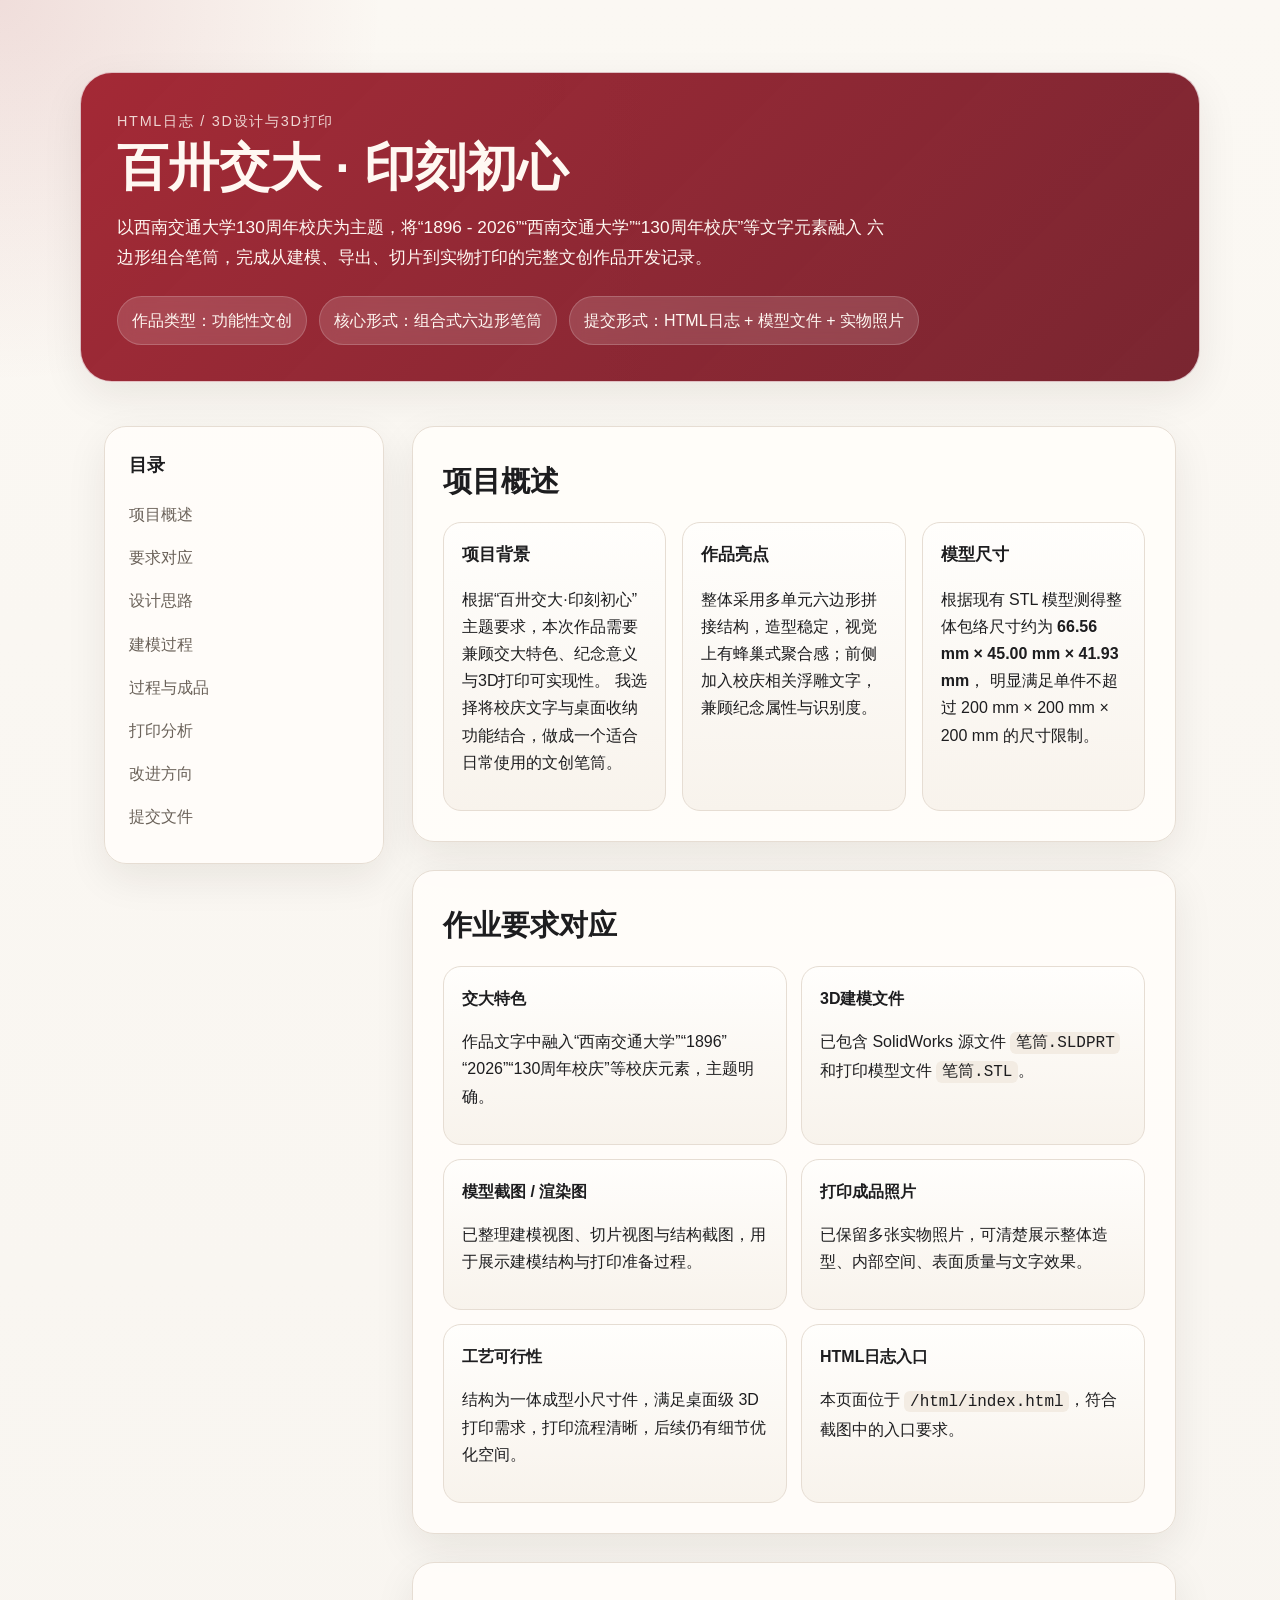
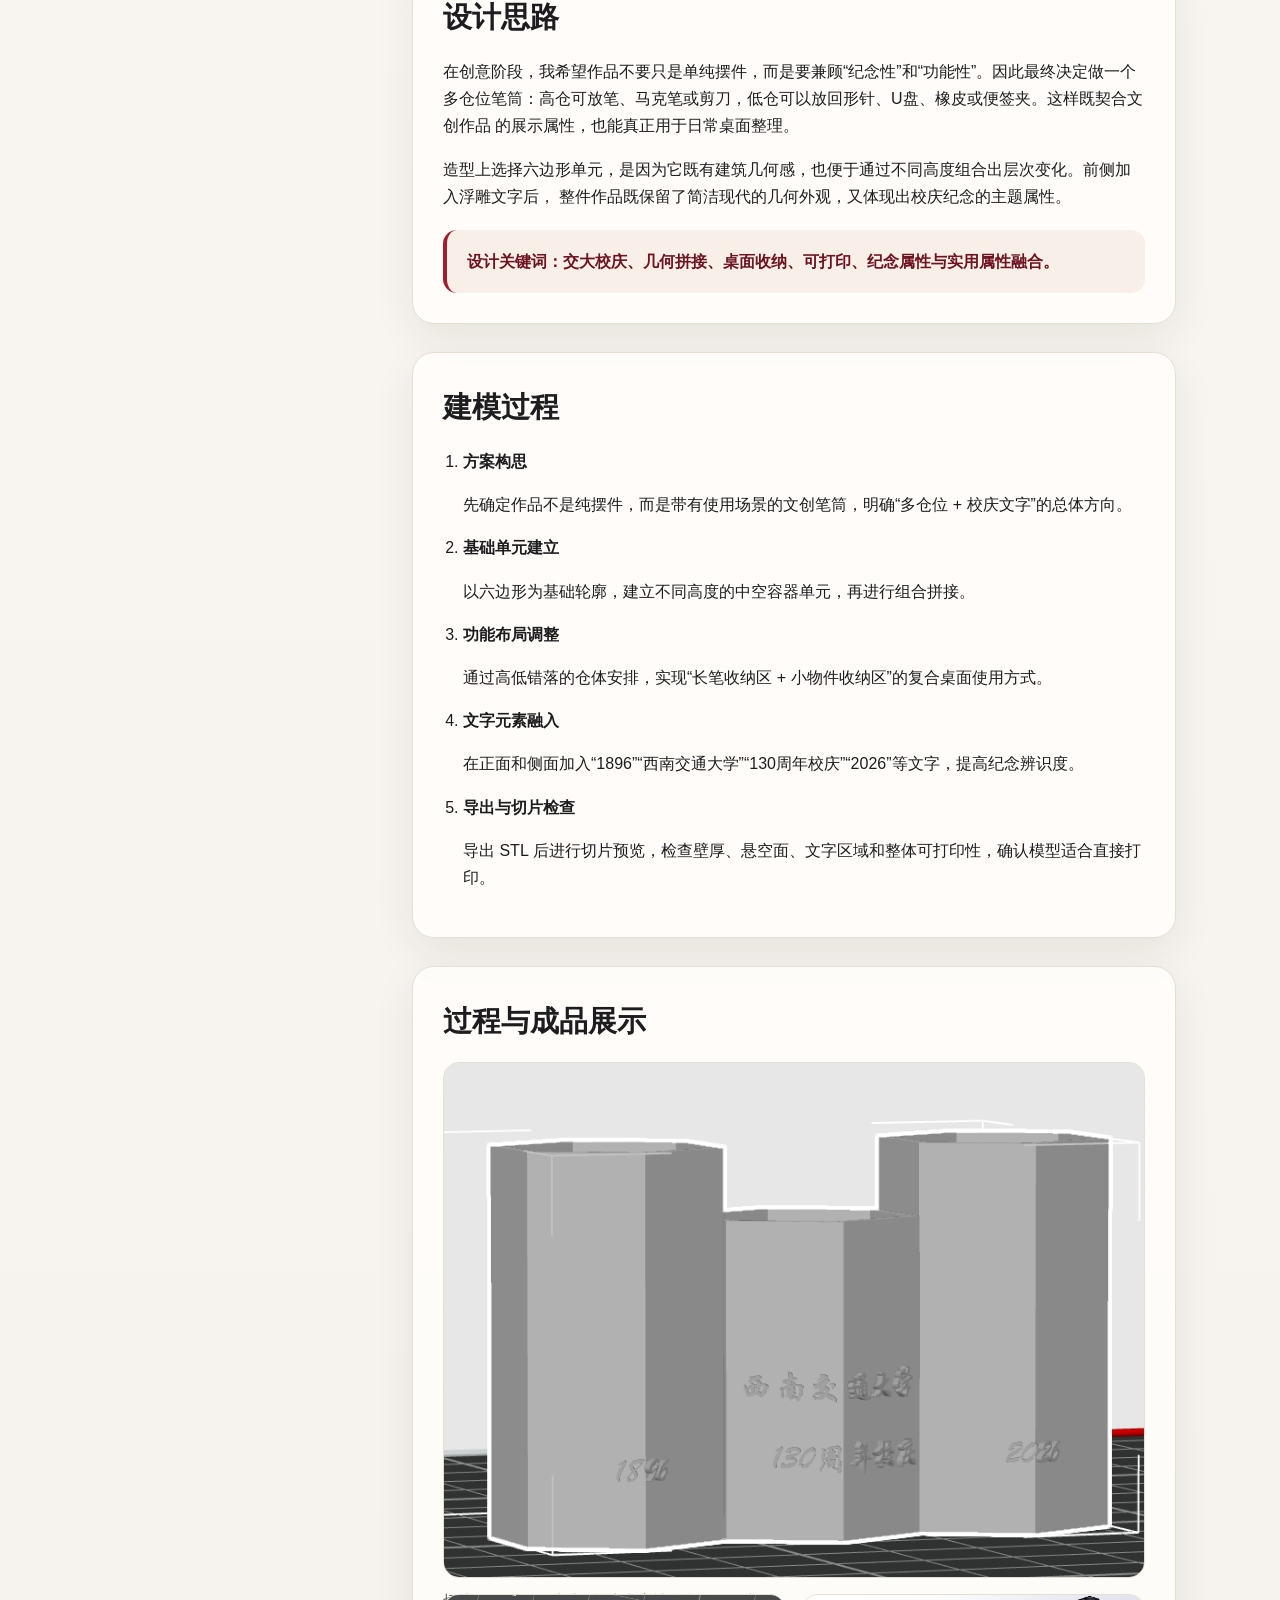
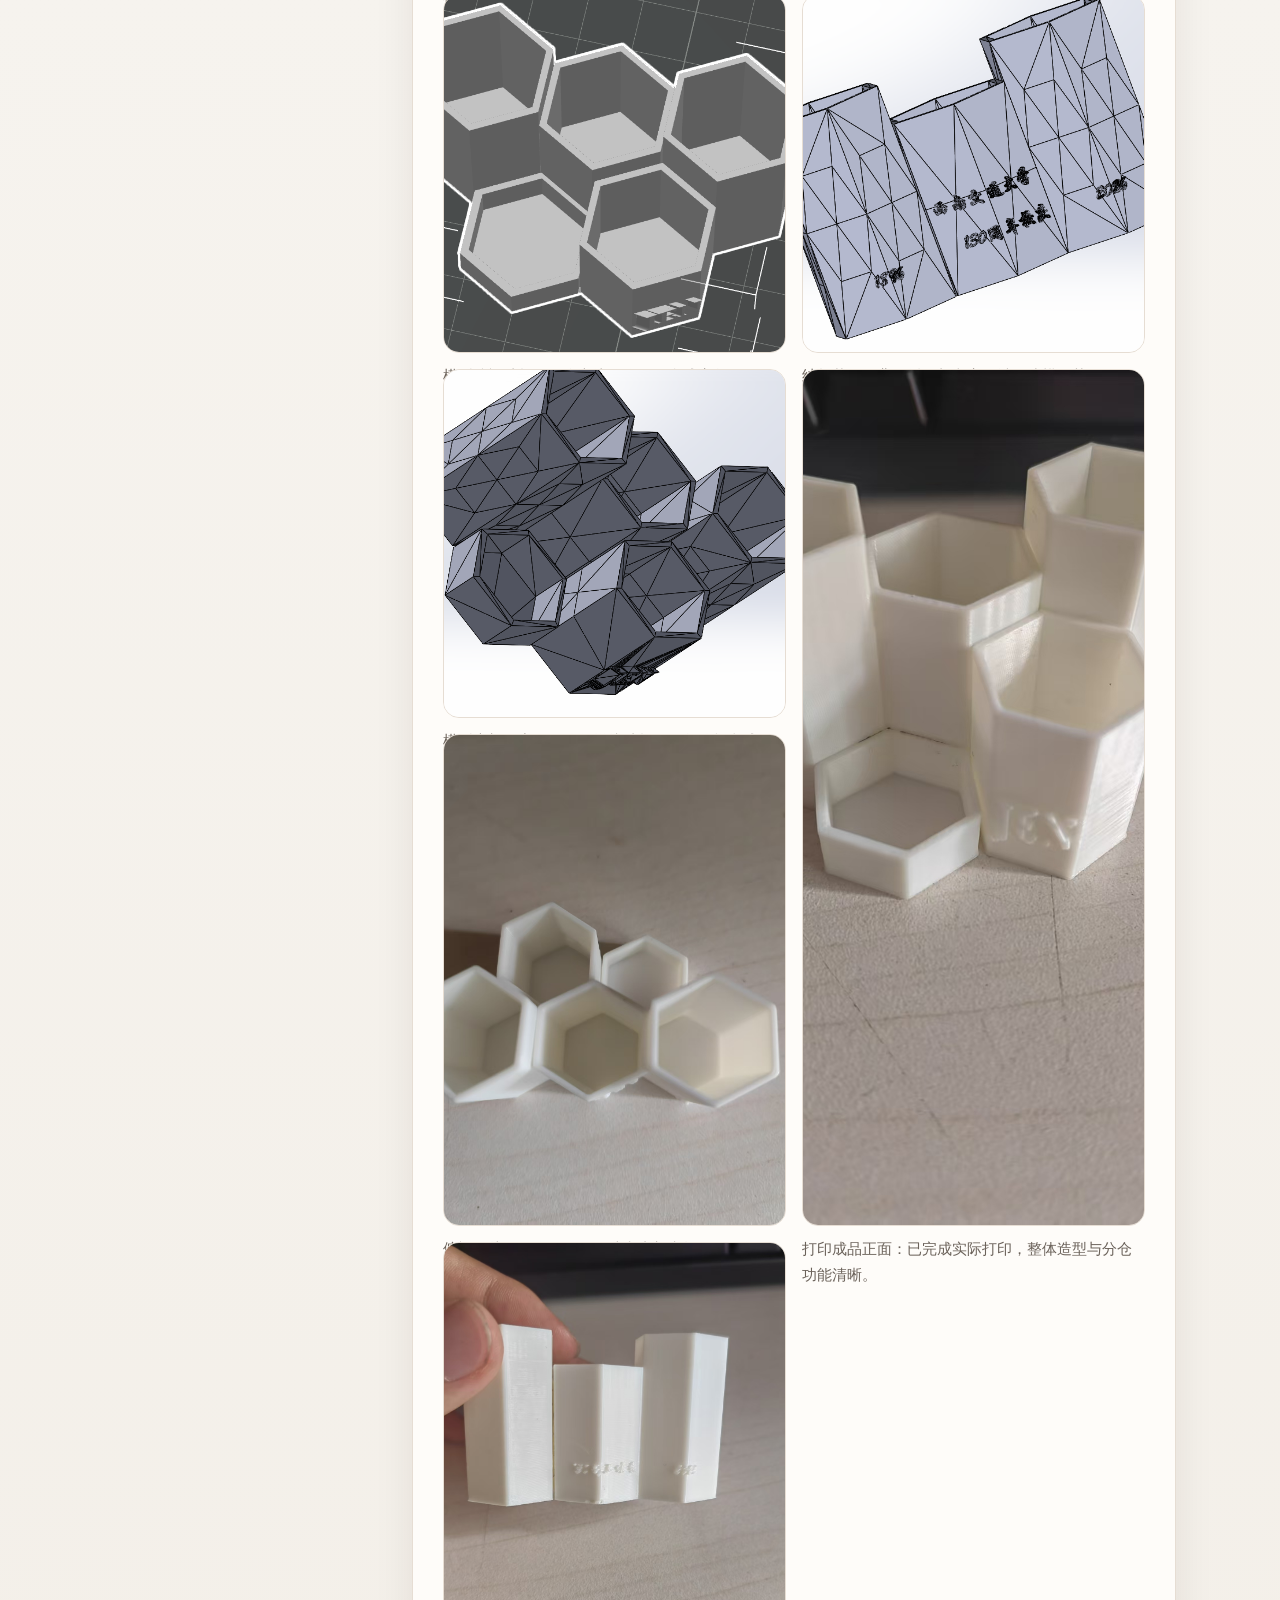
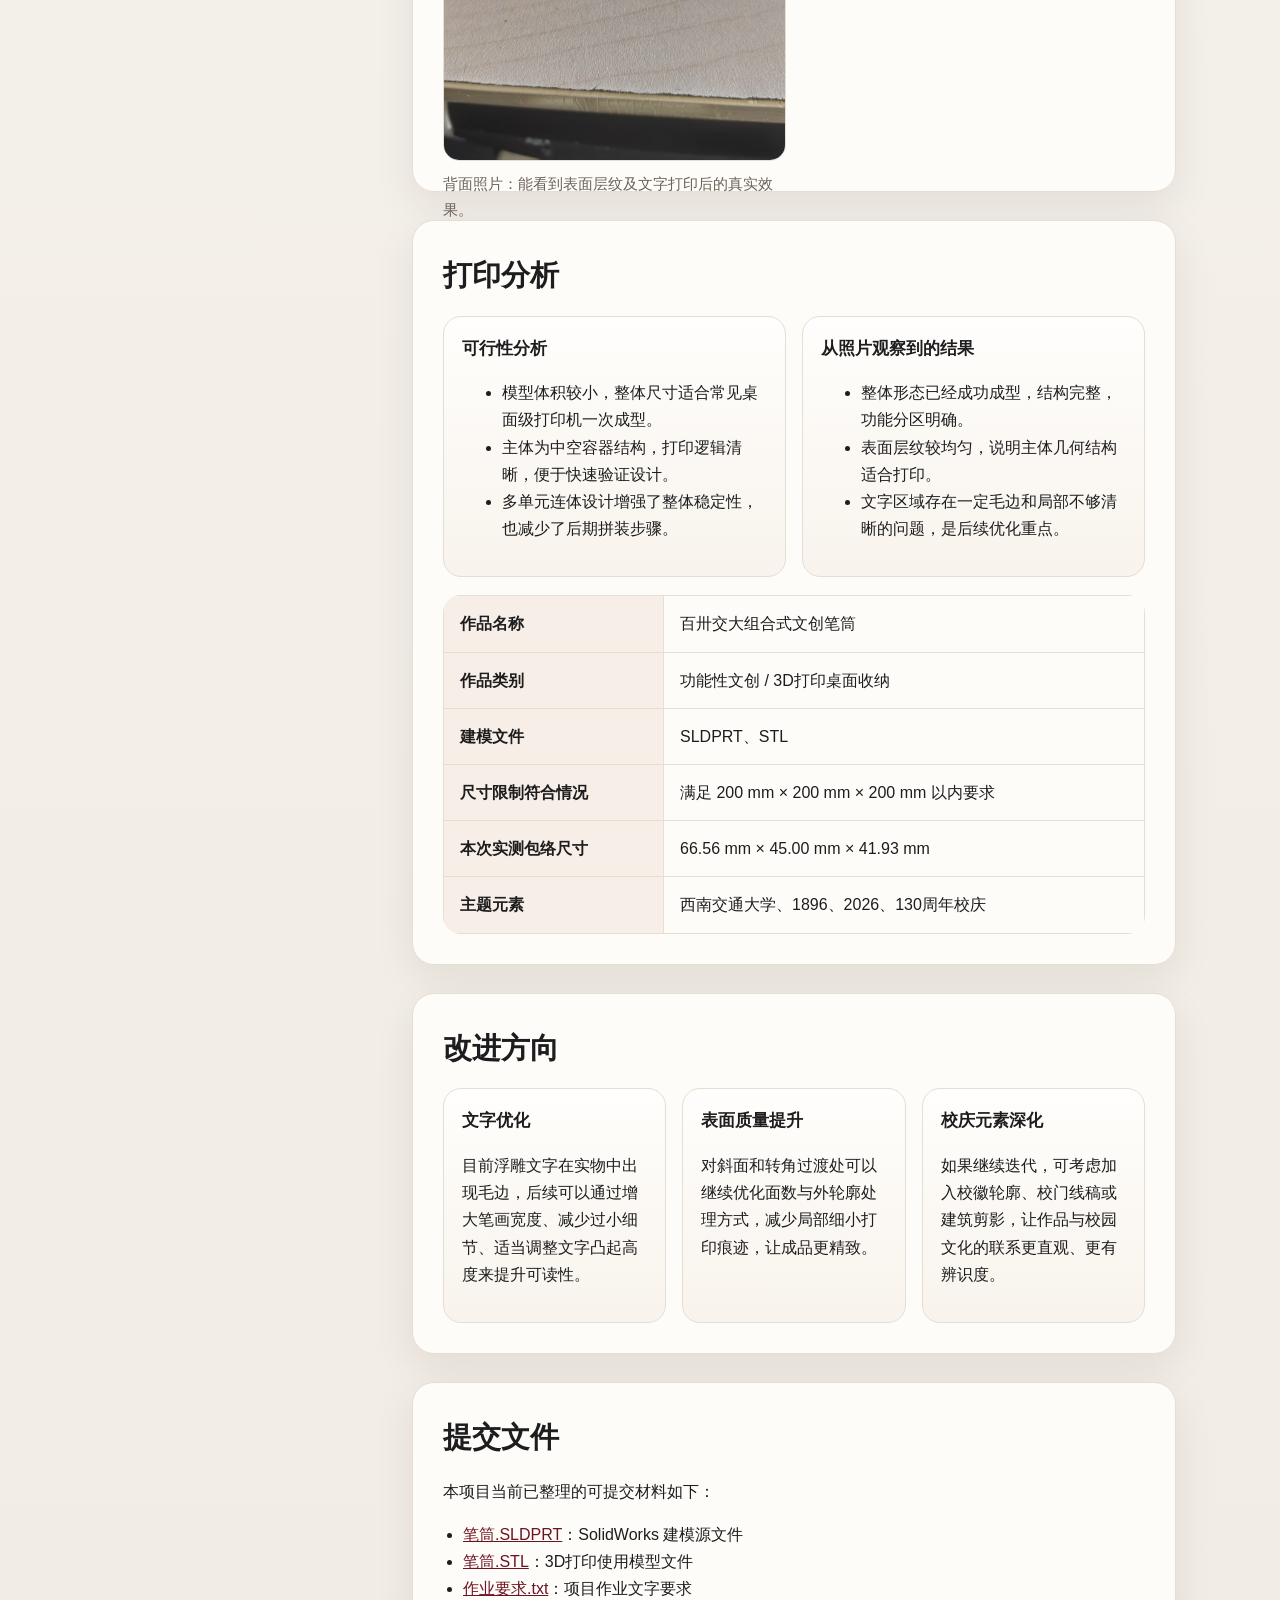
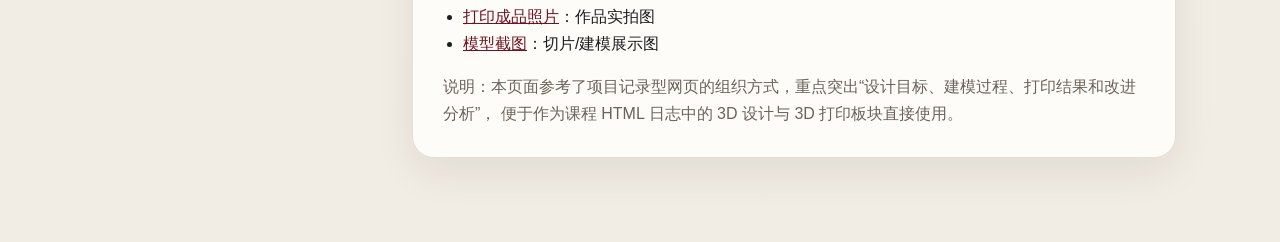
<file: 3D设计和3D打印文创作品开发/html/index.html>
<!DOCTYPE html>
<html lang="zh-CN">
<head>
  <meta charset="UTF-8">
  <meta name="viewport" content="width=device-width, initial-scale=1.0">
  <title>3D设计与3D打印文创作品开发</title>
  <link rel="stylesheet" href="./style.css">
</head>
<body>
  <header class="hero">
    <div class="hero__inner">
      <p class="eyebrow">HTML日志 / 3D设计与3D打印</p>
      <h1>百卅交大 · 印刻初心</h1>
      <p class="lead">
        以西南交通大学130周年校庆为主题，将“1896 - 2026”“西南交通大学”“130周年校庆”等文字元素融入
        六边形组合笔筒，完成从建模、导出、切片到实物打印的完整文创作品开发记录。
      </p>
      <div class="hero__meta">
        <span>作品类型：功能性文创</span>
        <span>核心形式：组合式六边形笔筒</span>
        <span>提交形式：HTML日志 + 模型文件 + 实物照片</span>
      </div>
    </div>
  </header>

  <main class="page">
    <aside class="toc">
      <h2>目录</h2>
      <a href="#overview">项目概述</a>
      <a href="#requirements">要求对应</a>
      <a href="#idea">设计思路</a>
      <a href="#modeling">建模过程</a>
      <a href="#gallery">过程与成品</a>
      <a href="#printing">打印分析</a>
      <a href="#improve">改进方向</a>
      <a href="#files">提交文件</a>
    </aside>

    <div class="content">
      <section id="overview" class="section">
        <h2>项目概述</h2>
        <div class="card-grid">
          <article class="card">
            <h3>项目背景</h3>
            <p>
              根据“百卅交大·印刻初心”主题要求，本次作品需要兼顾交大特色、纪念意义与3D打印可实现性。
              我选择将校庆文字与桌面收纳功能结合，做成一个适合日常使用的文创笔筒。
            </p>
          </article>
          <article class="card">
            <h3>作品亮点</h3>
            <p>
              整体采用多单元六边形拼接结构，造型稳定，视觉上有蜂巢式聚合感；前侧加入校庆相关浮雕文字，
              兼顾纪念属性与识别度。
            </p>
          </article>
          <article class="card">
            <h3>模型尺寸</h3>
            <p>
              根据现有 STL 模型测得整体包络尺寸约为 <strong>66.56 mm × 45.00 mm × 41.93 mm</strong>，
              明显满足单件不超过 200 mm × 200 mm × 200 mm 的尺寸限制。
            </p>
          </article>
        </div>
      </section>

      <section id="requirements" class="section">
        <h2>作业要求对应</h2>
        <div class="checklist">
          <div class="checklist__item">
            <strong>交大特色</strong>
            <p>作品文字中融入“西南交通大学”“1896”“2026”“130周年校庆”等校庆元素，主题明确。</p>
          </div>
          <div class="checklist__item">
            <strong>3D建模文件</strong>
            <p>已包含 SolidWorks 源文件 <code>笔筒.SLDPRT</code> 和打印模型文件 <code>笔筒.STL</code>。</p>
          </div>
          <div class="checklist__item">
            <strong>模型截图 / 渲染图</strong>
            <p>已整理建模视图、切片视图与结构截图，用于展示建模结构与打印准备过程。</p>
          </div>
          <div class="checklist__item">
            <strong>打印成品照片</strong>
            <p>已保留多张实物照片，可清楚展示整体造型、内部空间、表面质量与文字效果。</p>
          </div>
          <div class="checklist__item">
            <strong>工艺可行性</strong>
            <p>结构为一体成型小尺寸件，满足桌面级 3D 打印需求，打印流程清晰，后续仍有细节优化空间。</p>
          </div>
          <div class="checklist__item">
            <strong>HTML日志入口</strong>
            <p>本页面位于 <code>/html/index.html</code>，符合截图中的入口要求。</p>
          </div>
        </div>
      </section>

      <section id="idea" class="section">
        <h2>设计思路</h2>
        <p>
          在创意阶段，我希望作品不要只是单纯摆件，而是要兼顾“纪念性”和“功能性”。因此最终决定做一个
          多仓位笔筒：高仓可放笔、马克笔或剪刀，低仓可以放回形针、U盘、橡皮或便签夹。这样既契合文创作品
          的展示属性，也能真正用于日常桌面整理。
        </p>
        <p>
          造型上选择六边形单元，是因为它既有建筑几何感，也便于通过不同高度组合出层次变化。前侧加入浮雕文字后，
          整件作品既保留了简洁现代的几何外观，又体现出校庆纪念的主题属性。
        </p>
        <div class="quote">
          设计关键词：交大校庆、几何拼接、桌面收纳、可打印、纪念属性与实用属性融合。
        </div>
      </section>

      <section id="modeling" class="section">
        <h2>建模过程</h2>
        <ol class="timeline">
          <li>
            <strong>方案构思</strong>
            <p>先确定作品不是纯摆件，而是带有使用场景的文创笔筒，明确“多仓位 + 校庆文字”的总体方向。</p>
          </li>
          <li>
            <strong>基础单元建立</strong>
            <p>以六边形为基础轮廓，建立不同高度的中空容器单元，再进行组合拼接。</p>
          </li>
          <li>
            <strong>功能布局调整</strong>
            <p>通过高低错落的仓体安排，实现“长笔收纳区 + 小物件收纳区”的复合桌面使用方式。</p>
          </li>
          <li>
            <strong>文字元素融入</strong>
            <p>在正面和侧面加入“1896”“西南交通大学”“130周年校庆”“2026”等文字，提高纪念辨识度。</p>
          </li>
          <li>
            <strong>导出与切片检查</strong>
            <p>导出 STL 后进行切片预览，检查壁厚、悬空面、文字区域和整体可打印性，确认模型适合直接打印。</p>
          </li>
        </ol>
      </section>

      <section id="gallery" class="section">
        <h2>过程与成品展示</h2>
        <div class="gallery">
          <figure class="gallery__item gallery__item--wide">
            <img src="../照片/origin.png" alt="模型切片正视图">
            <figcaption>切片预览图：可以看到校庆文字被整合在正面表面。</figcaption>
          </figure>
          <figure class="gallery__item">
            <img src="../照片/origin%20(2).png" alt="模型俯视截图">
            <figcaption>模型俯视结构：五个六边形仓位组合成完整收纳区。</figcaption>
          </figure>
          <figure class="gallery__item">
            <img src="../照片/origin%20(5).png" alt="模型背面网格截图">
            <figcaption>结构截图：背侧斜面与文字区域的建模细节。</figcaption>
          </figure>
          <figure class="gallery__item">
            <img src="../照片/origin%20(4).png" alt="模型底部网格截图">
            <figcaption>模型底部观察：一体化拼接结构便于整体打印成型。</figcaption>
          </figure>
          <figure class="gallery__item gallery__item--tall">
            <img src="../照片/origin.jpg" alt="打印成品整体照片">
            <figcaption>打印成品正面：已完成实际打印，整体造型与分仓功能清晰。</figcaption>
          </figure>
          <figure class="gallery__item">
            <img src="../照片/origin%20(2).jpg" alt="打印成品俯视照片">
            <figcaption>俯视照片：各仓位开口尺寸和内部空间一目了然。</figcaption>
          </figure>
          <figure class="gallery__item">
            <img src="../照片/origin%20(1).jpg" alt="打印成品背面照片">
            <figcaption>背面照片：能看到表面层纹及文字打印后的真实效果。</figcaption>
          </figure>
        </div>
      </section>

      <section id="printing" class="section">
        <h2>打印分析</h2>
        <div class="split">
          <div class="panel">
            <h3>可行性分析</h3>
            <ul>
              <li>模型体积较小，整体尺寸适合常见桌面级打印机一次成型。</li>
              <li>主体为中空容器结构，打印逻辑清晰，便于快速验证设计。</li>
              <li>多单元连体设计增强了整体稳定性，也减少了后期拼装步骤。</li>
            </ul>
          </div>
          <div class="panel">
            <h3>从照片观察到的结果</h3>
            <ul>
              <li>整体形态已经成功成型，结构完整，功能分区明确。</li>
              <li>表面层纹较均匀，说明主体几何结构适合打印。</li>
              <li>文字区域存在一定毛边和局部不够清晰的问题，是后续优化重点。</li>
            </ul>
          </div>
        </div>
        <table class="spec">
          <tbody>
            <tr>
              <th>作品名称</th>
              <td>百卅交大组合式文创笔筒</td>
            </tr>
            <tr>
              <th>作品类别</th>
              <td>功能性文创 / 3D打印桌面收纳</td>
            </tr>
            <tr>
              <th>建模文件</th>
              <td>SLDPRT、STL</td>
            </tr>
            <tr>
              <th>尺寸限制符合情况</th>
              <td>满足 200 mm × 200 mm × 200 mm 以内要求</td>
            </tr>
            <tr>
              <th>本次实测包络尺寸</th>
              <td>66.56 mm × 45.00 mm × 41.93 mm</td>
            </tr>
            <tr>
              <th>主题元素</th>
              <td>西南交通大学、1896、2026、130周年校庆</td>
            </tr>
          </tbody>
        </table>
      </section>

      <section id="improve" class="section">
        <h2>改进方向</h2>
        <div class="card-grid">
          <article class="card">
            <h3>文字优化</h3>
            <p>
              目前浮雕文字在实物中出现毛边，后续可以通过增大笔画宽度、减少过小细节、适当调整文字凸起高度来提升可读性。
            </p>
          </article>
          <article class="card">
            <h3>表面质量提升</h3>
            <p>
              对斜面和转角过渡处可以继续优化面数与外轮廓处理方式，减少局部细小打印痕迹，让成品更精致。
            </p>
          </article>
          <article class="card">
            <h3>校庆元素深化</h3>
            <p>
              如果继续迭代，可考虑加入校徽轮廓、校门线稿或建筑剪影，让作品与校园文化的联系更直观、更有辨识度。
            </p>
          </article>
        </div>
      </section>

      <section id="files" class="section">
        <h2>提交文件</h2>
        <p>本项目当前已整理的可提交材料如下：</p>
        <ul class="files">
          <li><a href="../笔筒.SLDPRT">笔筒.SLDPRT</a>：SolidWorks 建模源文件</li>
          <li><a href="../笔筒.STL">笔筒.STL</a>：3D打印使用模型文件</li>
          <li><a href="../作业要求.txt">作业要求.txt</a>：项目作业文字要求</li>
          <li><a href="../照片/origin.jpg">打印成品照片</a>：作品实拍图</li>
          <li><a href="../照片/origin.png">模型截图</a>：切片/建模展示图</li>
        </ul>
        <p class="footnote">
          说明：本页面参考了项目记录型网页的组织方式，重点突出“设计目标、建模过程、打印结果和改进分析”，
          便于作为课程 HTML 日志中的 3D 设计与 3D 打印板块直接使用。
        </p>
      </section>
    </div>
  </main>
</body>
</html>
</file>
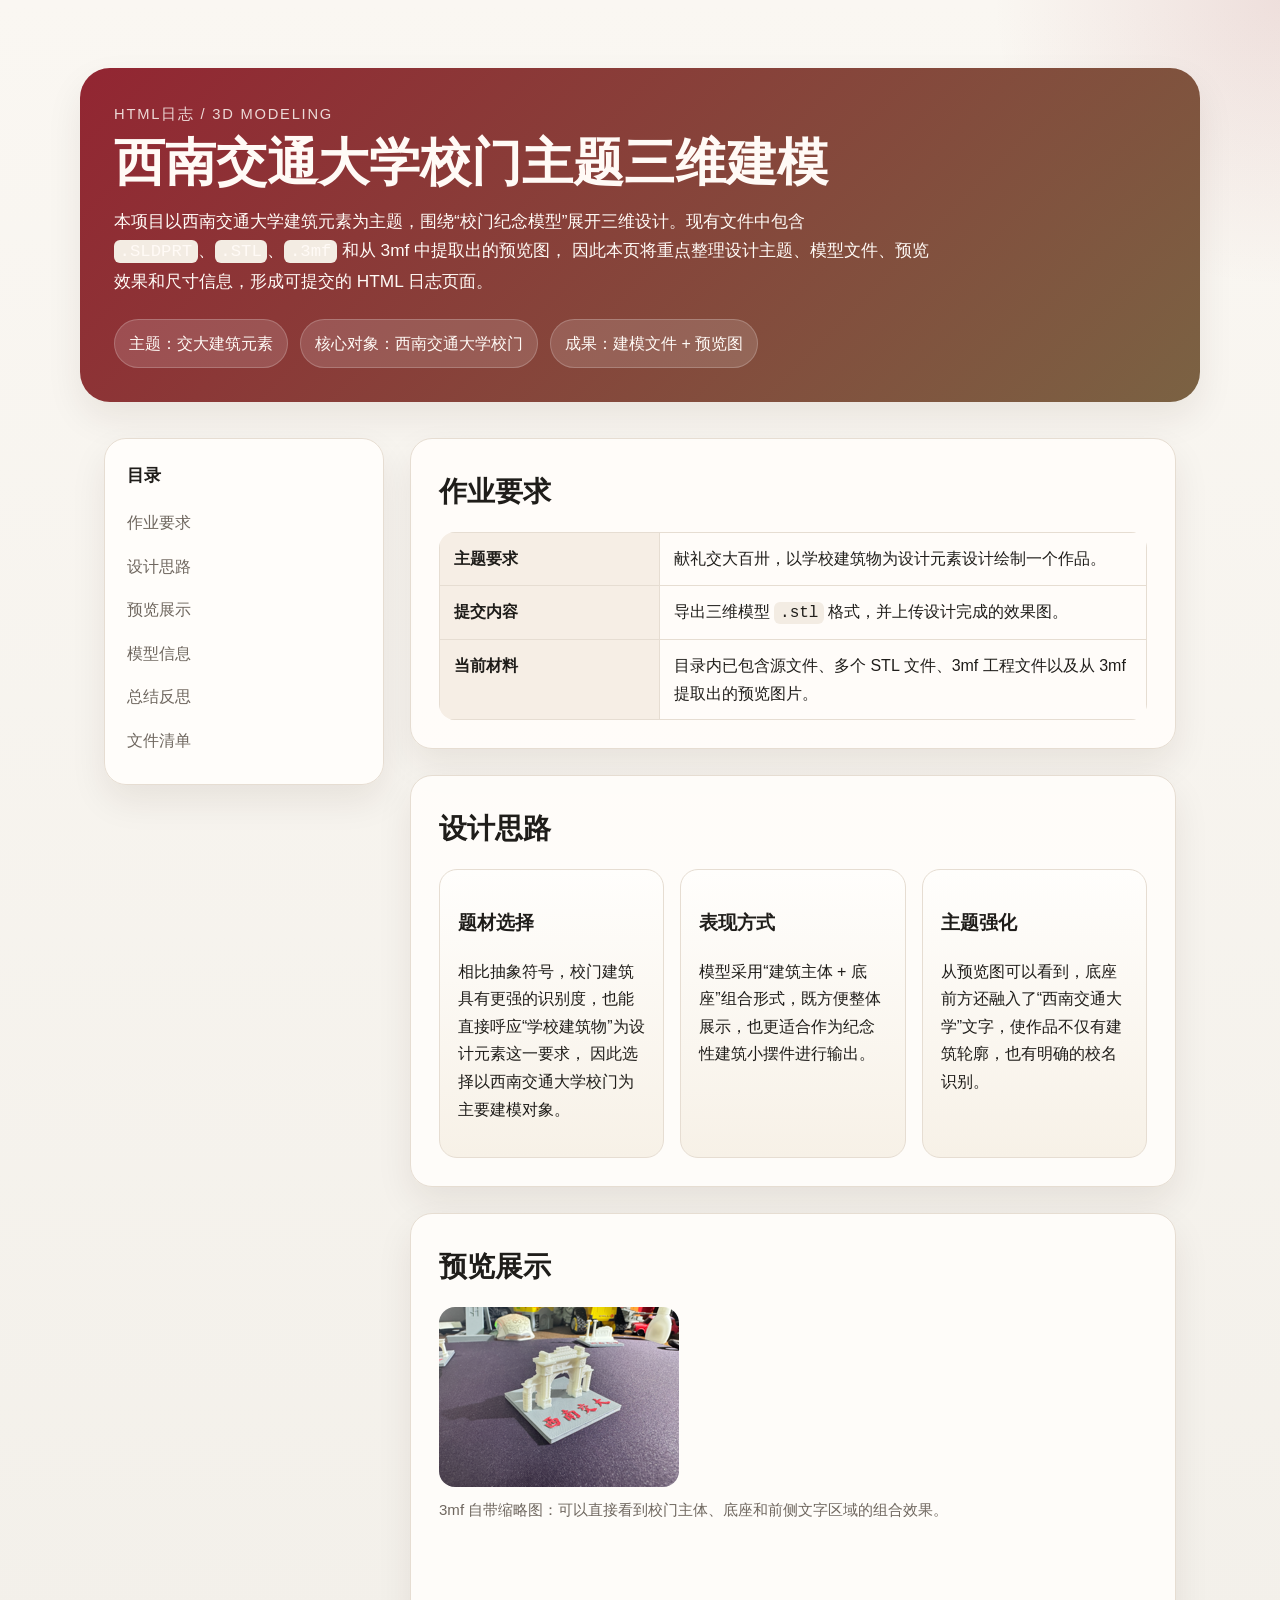
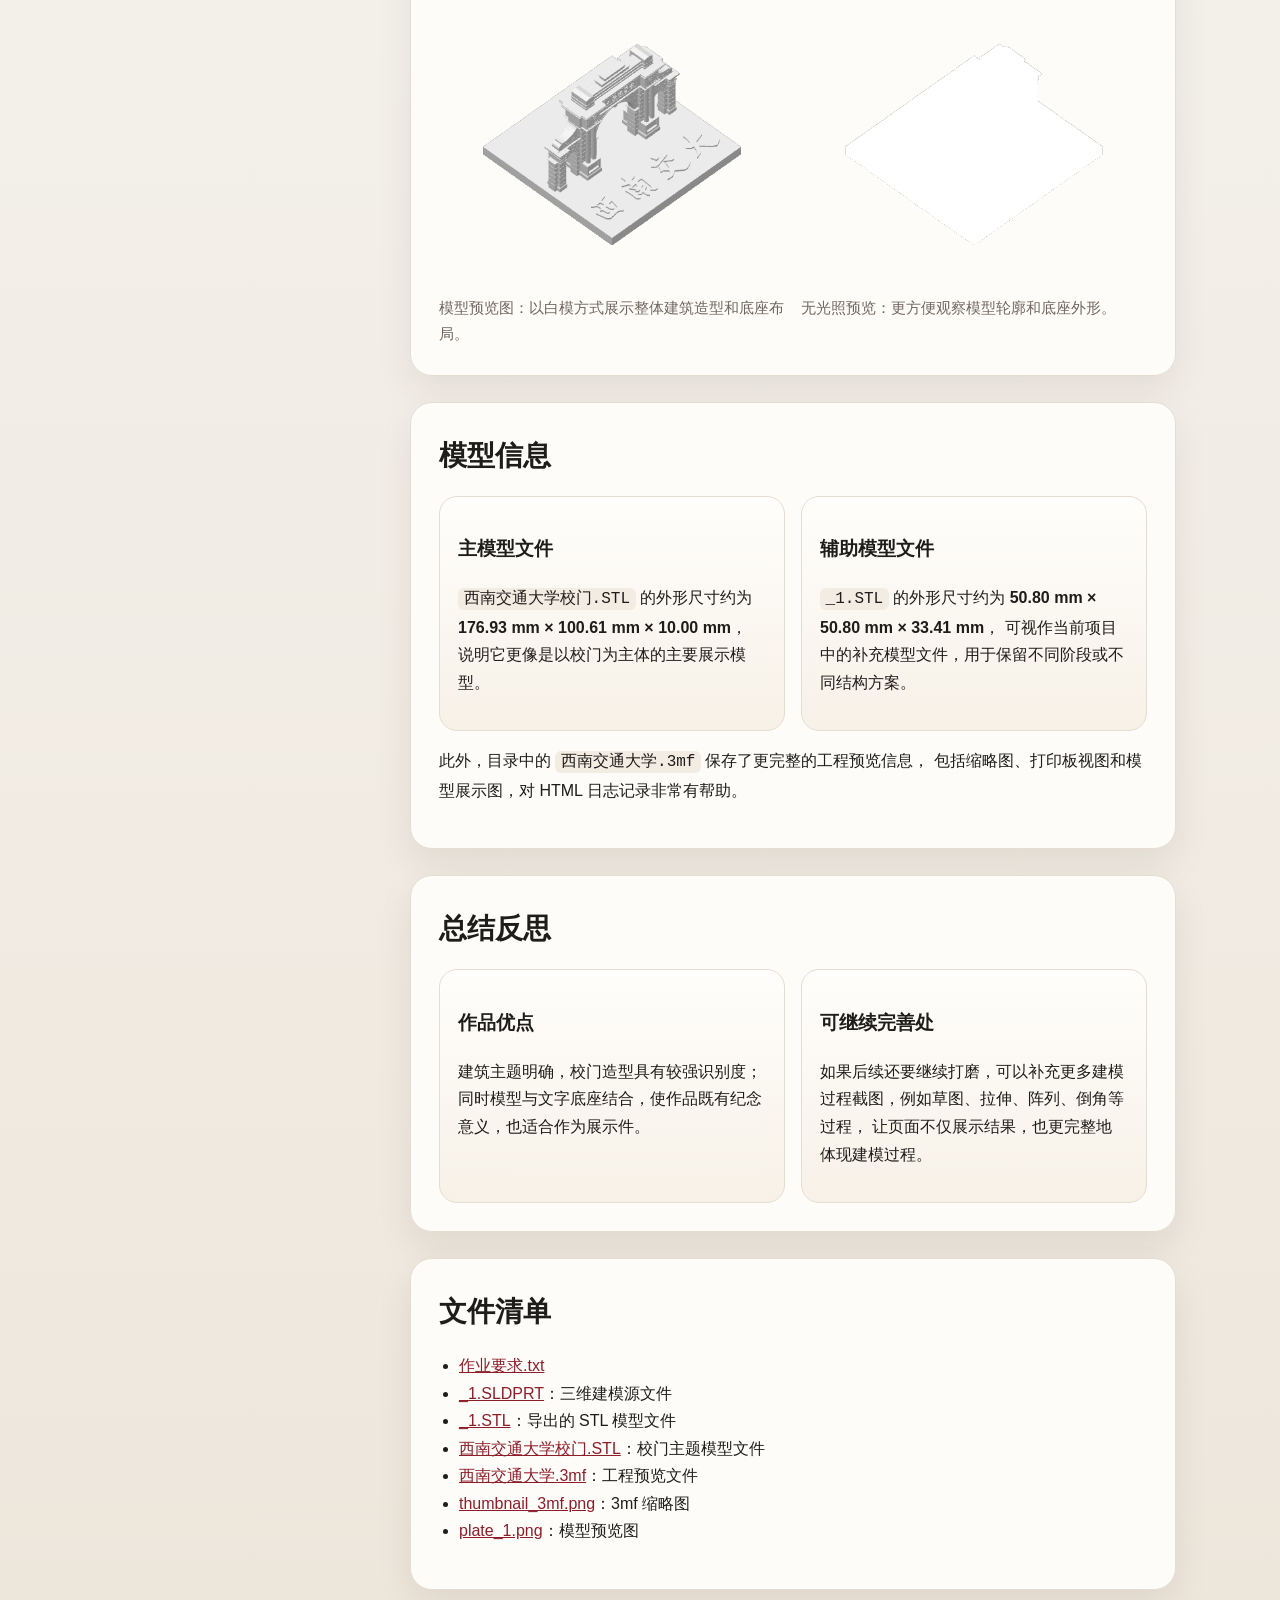
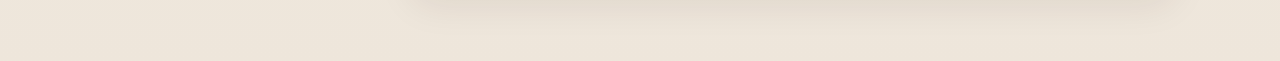
<file: 3维建模/html/index.html>
<!DOCTYPE html>
<html lang="zh-CN">
<head>
  <meta charset="UTF-8">
  <meta name="viewport" content="width=device-width, initial-scale=1.0">
  <title>3维建模项目日志</title>
  <link rel="stylesheet" href="./style.css">
</head>
<body>
  <header class="hero">
    <div class="hero__inner">
      <p class="eyebrow">HTML日志 / 3D Modeling</p>
      <h1>西南交通大学校门主题三维建模</h1>
      <p class="lead">
        本项目以西南交通大学建筑元素为主题，围绕“校门纪念模型”展开三维设计。现有文件中包含
        <code>.SLDPRT</code>、<code>.STL</code>、<code>.3mf</code> 和从 3mf 中提取出的预览图，
        因此本页将重点整理设计主题、模型文件、预览效果和尺寸信息，形成可提交的 HTML 日志页面。
      </p>
      <div class="meta">
        <span>主题：交大建筑元素</span>
        <span>核心对象：西南交通大学校门</span>
        <span>成果：建模文件 + 预览图</span>
      </div>
    </div>
  </header>

  <main class="page">
    <aside class="toc">
      <h2>目录</h2>
      <a href="#requirements">作业要求</a>
      <a href="#idea">设计思路</a>
      <a href="#preview">预览展示</a>
      <a href="#models">模型信息</a>
      <a href="#summary">总结反思</a>
      <a href="#files">文件清单</a>
    </aside>

    <div>
      <section id="requirements" class="section">
        <h2>作业要求</h2>
        <table class="table">
          <tbody>
            <tr>
              <th>主题要求</th>
              <td>献礼交大百卅，以学校建筑物为设计元素设计绘制一个作品。</td>
            </tr>
            <tr>
              <th>提交内容</th>
              <td>导出三维模型 <code>.stl</code> 格式，并上传设计完成的效果图。</td>
            </tr>
            <tr>
              <th>当前材料</th>
              <td>目录内已包含源文件、多个 STL 文件、3mf 工程文件以及从 3mf 提取出的预览图片。</td>
            </tr>
          </tbody>
        </table>
      </section>

      <section id="idea" class="section">
        <h2>设计思路</h2>
        <div class="grid-3">
          <article class="card">
            <h3>题材选择</h3>
            <p>
              相比抽象符号，校门建筑具有更强的识别度，也能直接呼应“学校建筑物”为设计元素这一要求，
              因此选择以西南交通大学校门为主要建模对象。
            </p>
          </article>
          <article class="card">
            <h3>表现方式</h3>
            <p>
              模型采用“建筑主体 + 底座”组合形式，既方便整体展示，也更适合作为纪念性建筑小摆件进行输出。
            </p>
          </article>
          <article class="card">
            <h3>主题强化</h3>
            <p>
              从预览图可以看到，底座前方还融入了“西南交通大学”文字，使作品不仅有建筑轮廓，也有明确的校名识别。
            </p>
          </article>
        </div>
      </section>

      <section id="preview" class="section">
        <h2>预览展示</h2>
        <div class="gallery">
          <figure class="wide">
            <img src="../preview/thumbnail_3mf.png" alt="3mf 缩略图预览">
            <figcaption>3mf 自带缩略图：可以直接看到校门主体、底座和前侧文字区域的组合效果。</figcaption>
          </figure>
          <figure>
            <img src="../preview/plate_1.png" alt="模型预览图">
            <figcaption>模型预览图：以白模方式展示整体建筑造型和底座布局。</figcaption>
          </figure>
          <figure>
            <img src="../preview/plate_no_light_1.png" alt="无光照预览图">
            <figcaption>无光照预览：更方便观察模型轮廓和底座外形。</figcaption>
          </figure>
        </div>
      </section>

      <section id="models" class="section">
        <h2>模型信息</h2>
        <div class="grid-2">
          <article class="card">
            <h3>主模型文件</h3>
            <p>
              <code>西南交通大学校门.STL</code> 的外形尺寸约为
              <strong>176.93 mm × 100.61 mm × 10.00 mm</strong>，
              说明它更像是以校门为主体的主要展示模型。
            </p>
          </article>
          <article class="card">
            <h3>辅助模型文件</h3>
            <p>
              <code>_1.STL</code> 的外形尺寸约为
              <strong>50.80 mm × 50.80 mm × 33.41 mm</strong>，
              可视作当前项目中的补充模型文件，用于保留不同阶段或不同结构方案。
            </p>
          </article>
        </div>
        <p>
          此外，目录中的 <code>西南交通大学.3mf</code> 保存了更完整的工程预览信息，
          包括缩略图、打印板视图和模型展示图，对 HTML 日志记录非常有帮助。
        </p>
      </section>

      <section id="summary" class="section">
        <h2>总结反思</h2>
        <div class="grid-2">
          <article class="card">
            <h3>作品优点</h3>
            <p>
              建筑主题明确，校门造型具有较强识别度；同时模型与文字底座结合，使作品既有纪念意义，也适合作为展示件。
            </p>
          </article>
          <article class="card">
            <h3>可继续完善处</h3>
            <p>
              如果后续还要继续打磨，可以补充更多建模过程截图，例如草图、拉伸、阵列、倒角等过程，
              让页面不仅展示结果，也更完整地体现建模过程。
            </p>
          </article>
        </div>
      </section>

      <section id="files" class="section">
        <h2>文件清单</h2>
        <ul class="files">
          <li><a href="../作业要求.txt">作业要求.txt</a></li>
          <li><a href="../_1.SLDPRT">_1.SLDPRT</a>：三维建模源文件</li>
          <li><a href="../_1.STL">_1.STL</a>：导出的 STL 模型文件</li>
          <li><a href="../西南交通大学校门.STL">西南交通大学校门.STL</a>：校门主题模型文件</li>
          <li><a href="../西南交通大学.3mf">西南交通大学.3mf</a>：工程预览文件</li>
          <li><a href="../preview/thumbnail_3mf.png">thumbnail_3mf.png</a>：3mf 缩略图</li>
          <li><a href="../preview/plate_1.png">plate_1.png</a>：模型预览图</li>
        </ul>
      </section>
    </div>
  </main>
</body>
</html>
</file>
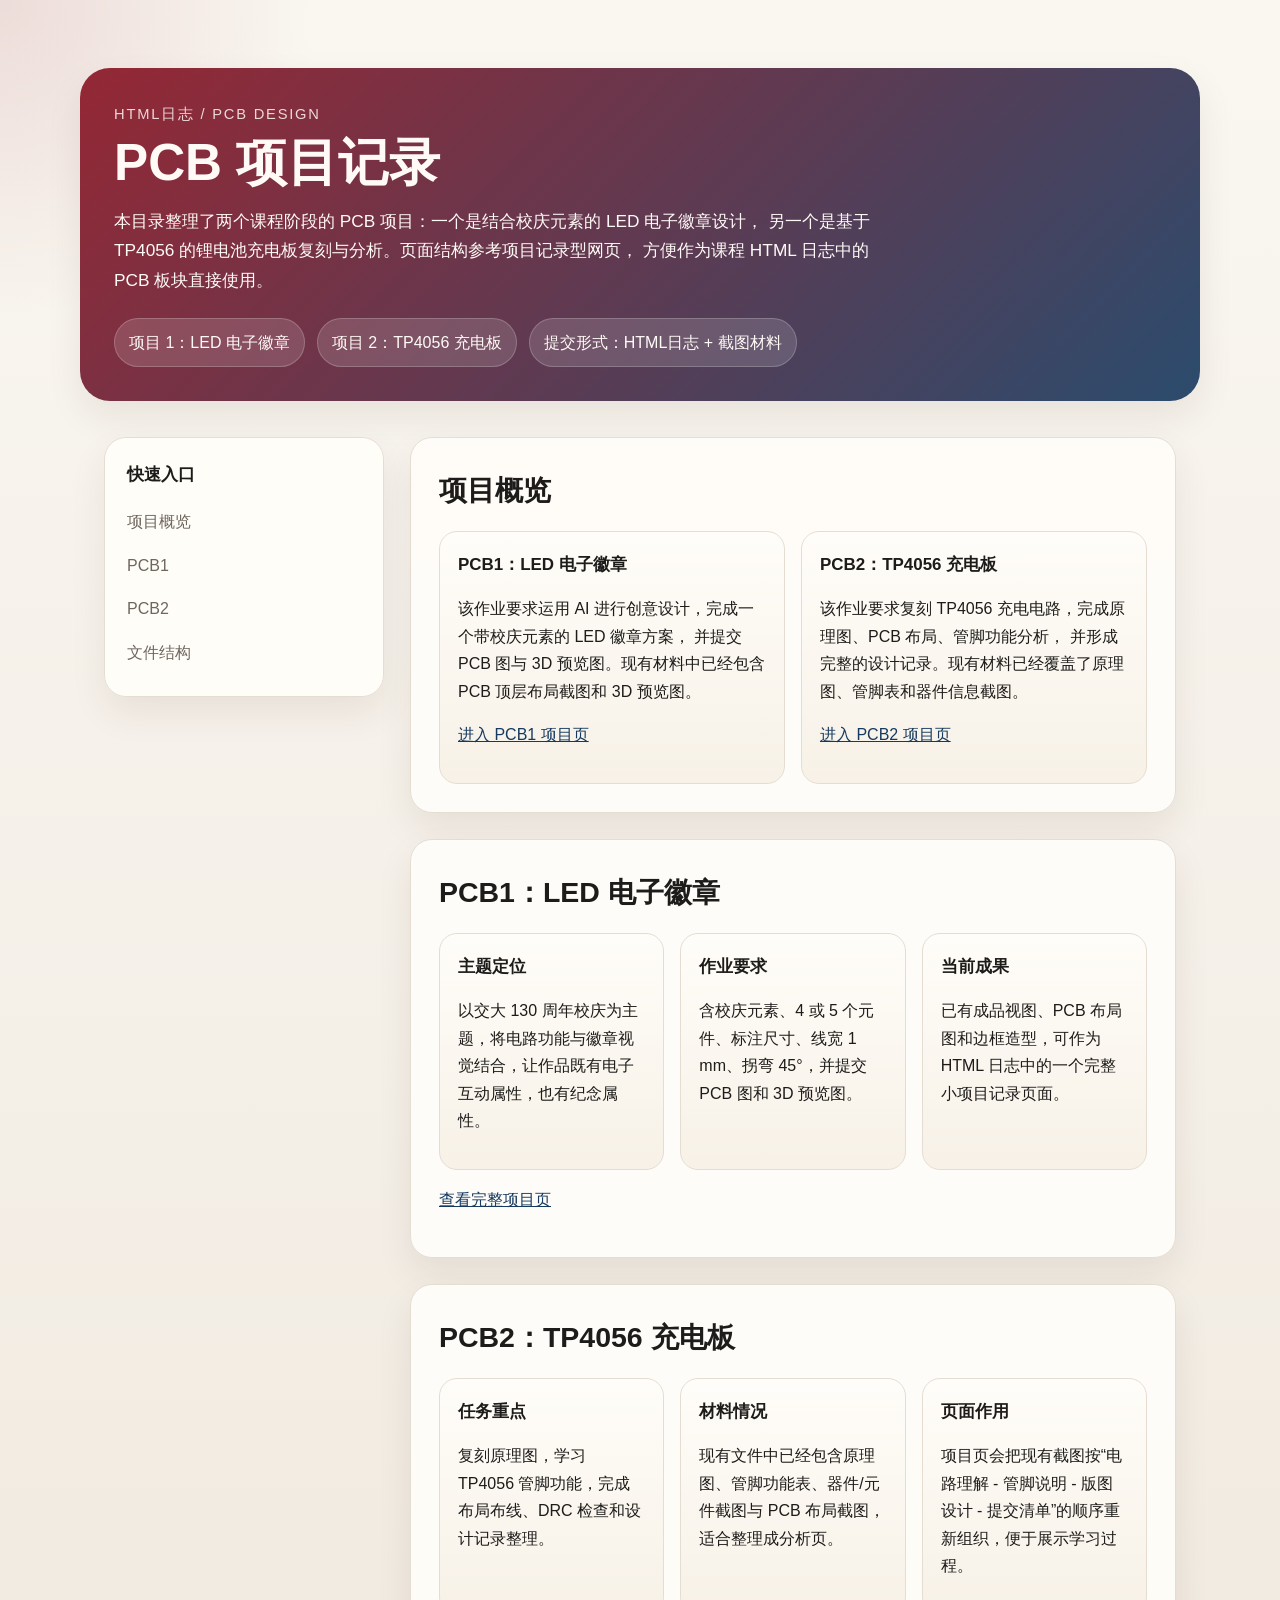
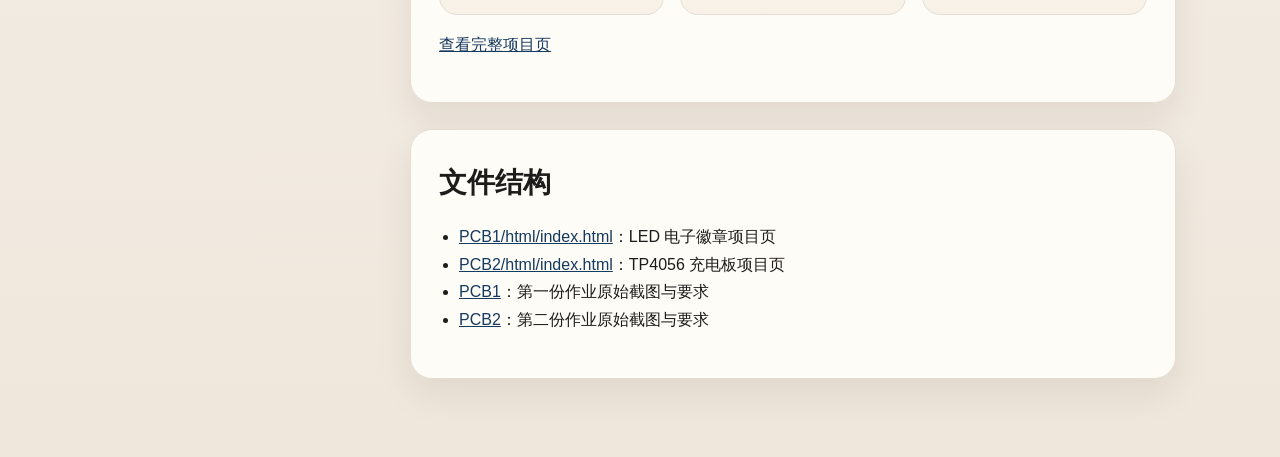
<file: PCB/html/index.html>
<!DOCTYPE html>
<html lang="zh-CN">
<head>
  <meta charset="UTF-8">
  <meta name="viewport" content="width=device-width, initial-scale=1.0">
  <title>PCB项目日志</title>
  <link rel="stylesheet" href="./style.css">
</head>
<body>
  <header class="hero">
    <div class="hero__inner">
      <p class="eyebrow">HTML日志 / PCB Design</p>
      <h1>PCB 项目记录</h1>
      <p class="lead">
        本目录整理了两个课程阶段的 PCB 项目：一个是结合校庆元素的 LED 电子徽章设计，
        另一个是基于 TP4056 的锂电池充电板复刻与分析。页面结构参考项目记录型网页，
        方便作为课程 HTML 日志中的 PCB 板块直接使用。
      </p>
      <div class="meta">
        <span>项目 1：LED 电子徽章</span>
        <span>项目 2：TP4056 充电板</span>
        <span>提交形式：HTML日志 + 截图材料</span>
      </div>
    </div>
  </header>

  <main class="page">
    <aside class="toc">
      <h2>快速入口</h2>
      <a href="#overview">项目概览</a>
      <a href="#project1">PCB1</a>
      <a href="#project2">PCB2</a>
      <a href="#files">文件结构</a>
    </aside>

    <div>
      <section id="overview" class="section">
        <h2>项目概览</h2>
        <div class="grid-2">
          <article class="card">
            <h3>PCB1：LED 电子徽章</h3>
            <p>
              该作业要求运用 AI 进行创意设计，完成一个带校庆元素的 LED 徽章方案，
              并提交 PCB 图与 3D 预览图。现有材料中已经包含 PCB 顶层布局截图和 3D 预览图。
            </p>
            <p><a href="../PCB1/html/index.html">进入 PCB1 项目页</a></p>
          </article>
          <article class="card">
            <h3>PCB2：TP4056 充电板</h3>
            <p>
              该作业要求复刻 TP4056 充电电路，完成原理图、PCB 布局、管脚功能分析，
              并形成完整的设计记录。现有材料已经覆盖了原理图、管脚表和器件信息截图。
            </p>
            <p><a href="../PCB2/html/index.html">进入 PCB2 项目页</a></p>
          </article>
        </div>
      </section>

      <section id="project1" class="section">
        <h2>PCB1：LED 电子徽章</h2>
        <div class="grid-3">
          <article class="card">
            <h3>主题定位</h3>
            <p>
              以交大 130 周年校庆为主题，将电路功能与徽章视觉结合，让作品既有电子互动属性，也有纪念属性。
            </p>
          </article>
          <article class="card">
            <h3>作业要求</h3>
            <p>
              含校庆元素、4 或 5 个元件、标注尺寸、线宽 1 mm、拐弯 45°，并提交 PCB 图和 3D 预览图。
            </p>
          </article>
          <article class="card">
            <h3>当前成果</h3>
            <p>
              已有成品视图、PCB 布局图和边框造型，可作为 HTML 日志中的一个完整小项目记录页面。
            </p>
          </article>
        </div>
        <p><a href="../PCB1/html/index.html">查看完整项目页</a></p>
      </section>

      <section id="project2" class="section">
        <h2>PCB2：TP4056 充电板</h2>
        <div class="grid-3">
          <article class="card">
            <h3>任务重点</h3>
            <p>
              复刻原理图，学习 TP4056 管脚功能，完成布局布线、DRC 检查和设计记录整理。
            </p>
          </article>
          <article class="card">
            <h3>材料情况</h3>
            <p>
              现有文件中已经包含原理图、管脚功能表、器件/元件截图与 PCB 布局截图，适合整理成分析页。
            </p>
          </article>
          <article class="card">
            <h3>页面作用</h3>
            <p>
              项目页会把现有截图按“电路理解 - 管脚说明 - 版图设计 - 提交清单”的顺序重新组织，便于展示学习过程。
            </p>
          </article>
        </div>
        <p><a href="../PCB2/html/index.html">查看完整项目页</a></p>
      </section>

      <section id="files" class="section">
        <h2>文件结构</h2>
        <ul class="files">
          <li><a href="../PCB1/html/index.html">PCB1/html/index.html</a>：LED 电子徽章项目页</li>
          <li><a href="../PCB2/html/index.html">PCB2/html/index.html</a>：TP4056 充电板项目页</li>
          <li><a href="../PCB1/">PCB1</a>：第一份作业原始截图与要求</li>
          <li><a href="../PCB2/">PCB2</a>：第二份作业原始截图与要求</li>
        </ul>
      </section>
    </div>
  </main>
</body>
</html>
</file>
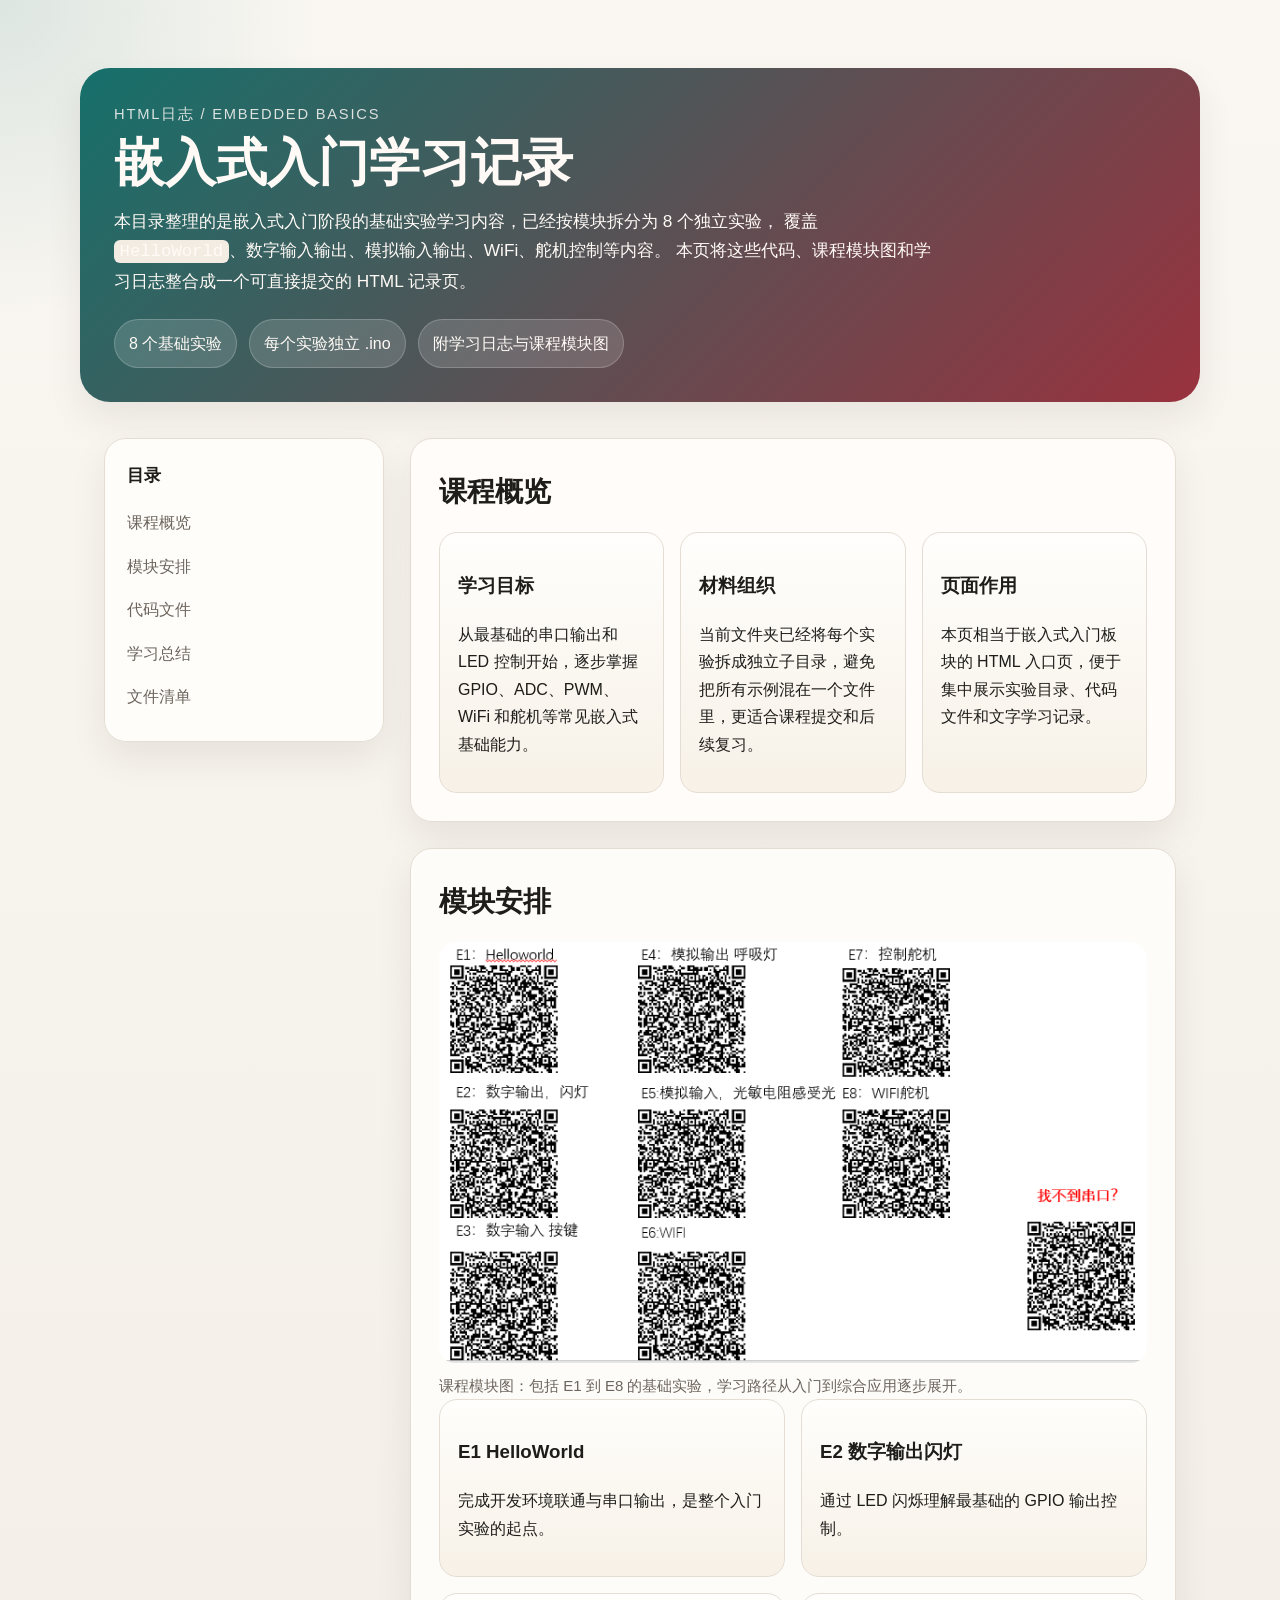
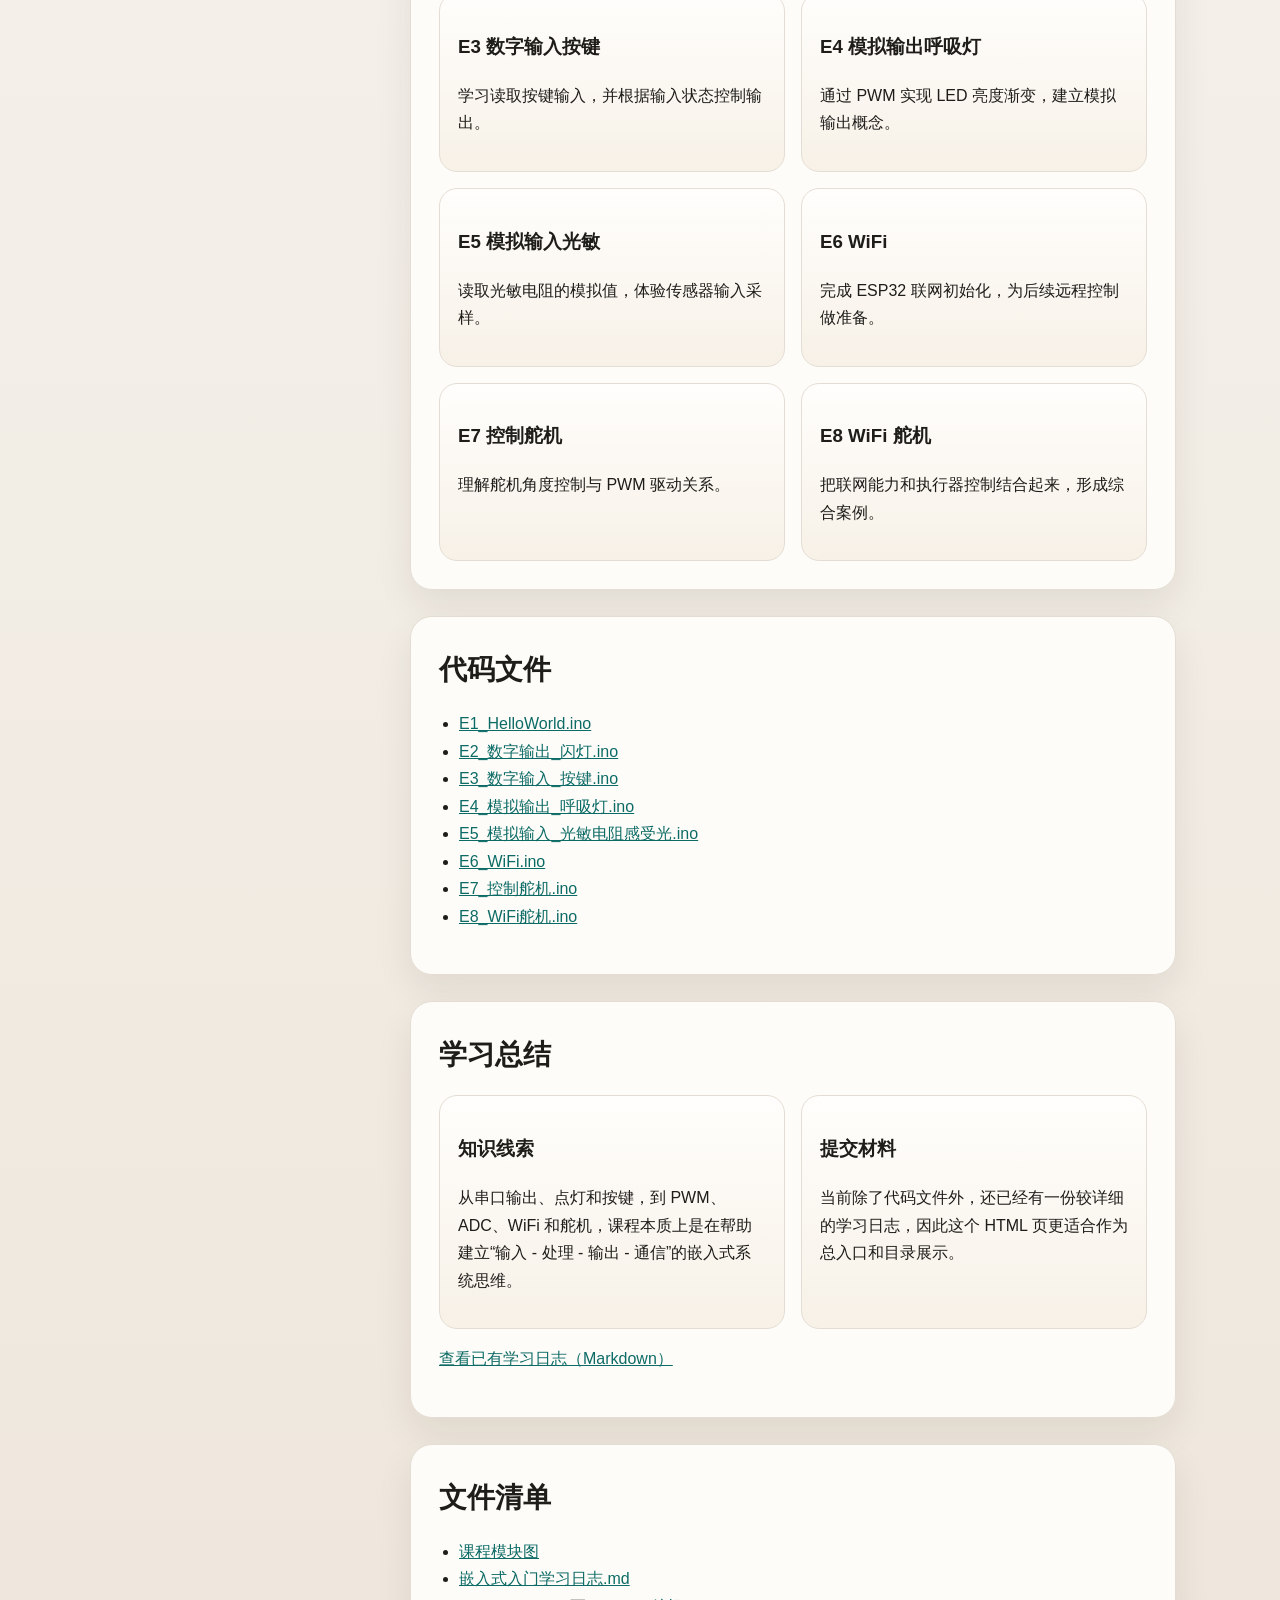
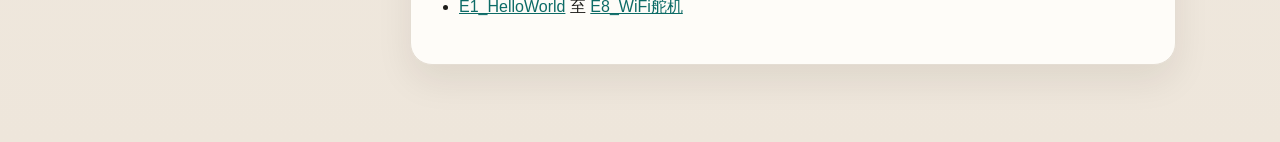
<file: 嵌入式入门学习/html/index.html>
<!DOCTYPE html>
<html lang="zh-CN">
<head>
  <meta charset="UTF-8">
  <meta name="viewport" content="width=device-width, initial-scale=1.0">
  <title>嵌入式入门学习日志</title>
  <link rel="stylesheet" href="./style.css">
</head>
<body>
  <header class="hero">
    <div class="hero__inner">
      <p class="eyebrow">HTML日志 / Embedded Basics</p>
      <h1>嵌入式入门学习记录</h1>
      <p class="lead">
        本目录整理的是嵌入式入门阶段的基础实验学习内容，已经按模块拆分为 8 个独立实验，
        覆盖 <code>HelloWorld</code>、数字输入输出、模拟输入输出、WiFi、舵机控制等内容。
        本页将这些代码、课程模块图和学习日志整合成一个可直接提交的 HTML 记录页。
      </p>
      <div class="meta">
        <span>8 个基础实验</span>
        <span>每个实验独立 .ino</span>
        <span>附学习日志与课程模块图</span>
      </div>
    </div>
  </header>

  <main class="page">
    <aside class="toc">
      <h2>目录</h2>
      <a href="#overview">课程概览</a>
      <a href="#modules">模块安排</a>
      <a href="#code">代码文件</a>
      <a href="#summary">学习总结</a>
      <a href="#files">文件清单</a>
    </aside>

    <div>
      <section id="overview" class="section">
        <h2>课程概览</h2>
        <div class="grid-3">
          <article class="card">
            <h3>学习目标</h3>
            <p>
              从最基础的串口输出和 LED 控制开始，逐步掌握 GPIO、ADC、PWM、WiFi 和舵机等常见嵌入式基础能力。
            </p>
          </article>
          <article class="card">
            <h3>材料组织</h3>
            <p>
              当前文件夹已经将每个实验拆成独立子目录，避免把所有示例混在一个文件里，更适合课程提交和后续复习。
            </p>
          </article>
          <article class="card">
            <h3>页面作用</h3>
            <p>
              本页相当于嵌入式入门板块的 HTML 入口页，便于集中展示实验目录、代码文件和文字学习记录。
            </p>
          </article>
        </div>
      </section>

      <section id="modules" class="section">
        <h2>模块安排</h2>
        <div class="gallery">
          <figure class="wide">
            <img src="../77d7f47b93e50ef8b6148fc68233901f.png" alt="课程模块二维码图">
            <figcaption>课程模块图：包括 E1 到 E8 的基础实验，学习路径从入门到综合应用逐步展开。</figcaption>
          </figure>
        </div>
        <div class="grid-2">
          <article class="card"><h3>E1 HelloWorld</h3><p>完成开发环境联通与串口输出，是整个入门实验的起点。</p></article>
          <article class="card"><h3>E2 数字输出闪灯</h3><p>通过 LED 闪烁理解最基础的 GPIO 输出控制。</p></article>
          <article class="card"><h3>E3 数字输入按键</h3><p>学习读取按键输入，并根据输入状态控制输出。</p></article>
          <article class="card"><h3>E4 模拟输出呼吸灯</h3><p>通过 PWM 实现 LED 亮度渐变，建立模拟输出概念。</p></article>
          <article class="card"><h3>E5 模拟输入光敏</h3><p>读取光敏电阻的模拟值，体验传感器输入采样。</p></article>
          <article class="card"><h3>E6 WiFi</h3><p>完成 ESP32 联网初始化，为后续远程控制做准备。</p></article>
          <article class="card"><h3>E7 控制舵机</h3><p>理解舵机角度控制与 PWM 驱动关系。</p></article>
          <article class="card"><h3>E8 WiFi 舵机</h3><p>把联网能力和执行器控制结合起来，形成综合案例。</p></article>
        </div>
      </section>

      <section id="code" class="section">
        <h2>代码文件</h2>
        <ul class="files">
          <li><a href="../E1_HelloWorld/E1_HelloWorld.ino">E1_HelloWorld.ino</a></li>
          <li><a href="../E2_数字输出_闪灯/E2_数字输出_闪灯.ino">E2_数字输出_闪灯.ino</a></li>
          <li><a href="../E3_数字输入_按键/E3_数字输入_按键.ino">E3_数字输入_按键.ino</a></li>
          <li><a href="../E4_模拟输出_呼吸灯/E4_模拟输出_呼吸灯.ino">E4_模拟输出_呼吸灯.ino</a></li>
          <li><a href="../E5_模拟输入_光敏电阻感受光/E5_模拟输入_光敏电阻感受光.ino">E5_模拟输入_光敏电阻感受光.ino</a></li>
          <li><a href="../E6_WiFi/E6_WiFi.ino">E6_WiFi.ino</a></li>
          <li><a href="../E7_控制舵机/E7_控制舵机.ino">E7_控制舵机.ino</a></li>
          <li><a href="../E8_WiFi舵机/E8_WiFi舵机.ino">E8_WiFi舵机.ino</a></li>
        </ul>
      </section>

      <section id="summary" class="section">
        <h2>学习总结</h2>
        <div class="grid-2">
          <article class="card">
            <h3>知识线索</h3>
            <p>
              从串口输出、点灯和按键，到 PWM、ADC、WiFi 和舵机，课程本质上是在帮助建立“输入 - 处理 - 输出 - 通信”的嵌入式系统思维。
            </p>
          </article>
          <article class="card">
            <h3>提交材料</h3>
            <p>
              当前除了代码文件外，还已经有一份较详细的学习日志，因此这个 HTML 页更适合作为总入口和目录展示。
            </p>
          </article>
        </div>
        <p><a href="../嵌入式入门学习日志.md">查看已有学习日志（Markdown）</a></p>
      </section>

      <section id="files" class="section">
        <h2>文件清单</h2>
        <ul class="files">
          <li><a href="../77d7f47b93e50ef8b6148fc68233901f.png">课程模块图</a></li>
          <li><a href="../嵌入式入门学习日志.md">嵌入式入门学习日志.md</a></li>
          <li><a href="../E1_HelloWorld/">E1_HelloWorld</a> 至 <a href="../E8_WiFi舵机/">E8_WiFi舵机</a></li>
        </ul>
      </section>
    </div>
  </main>
</body>
</html>
</file>
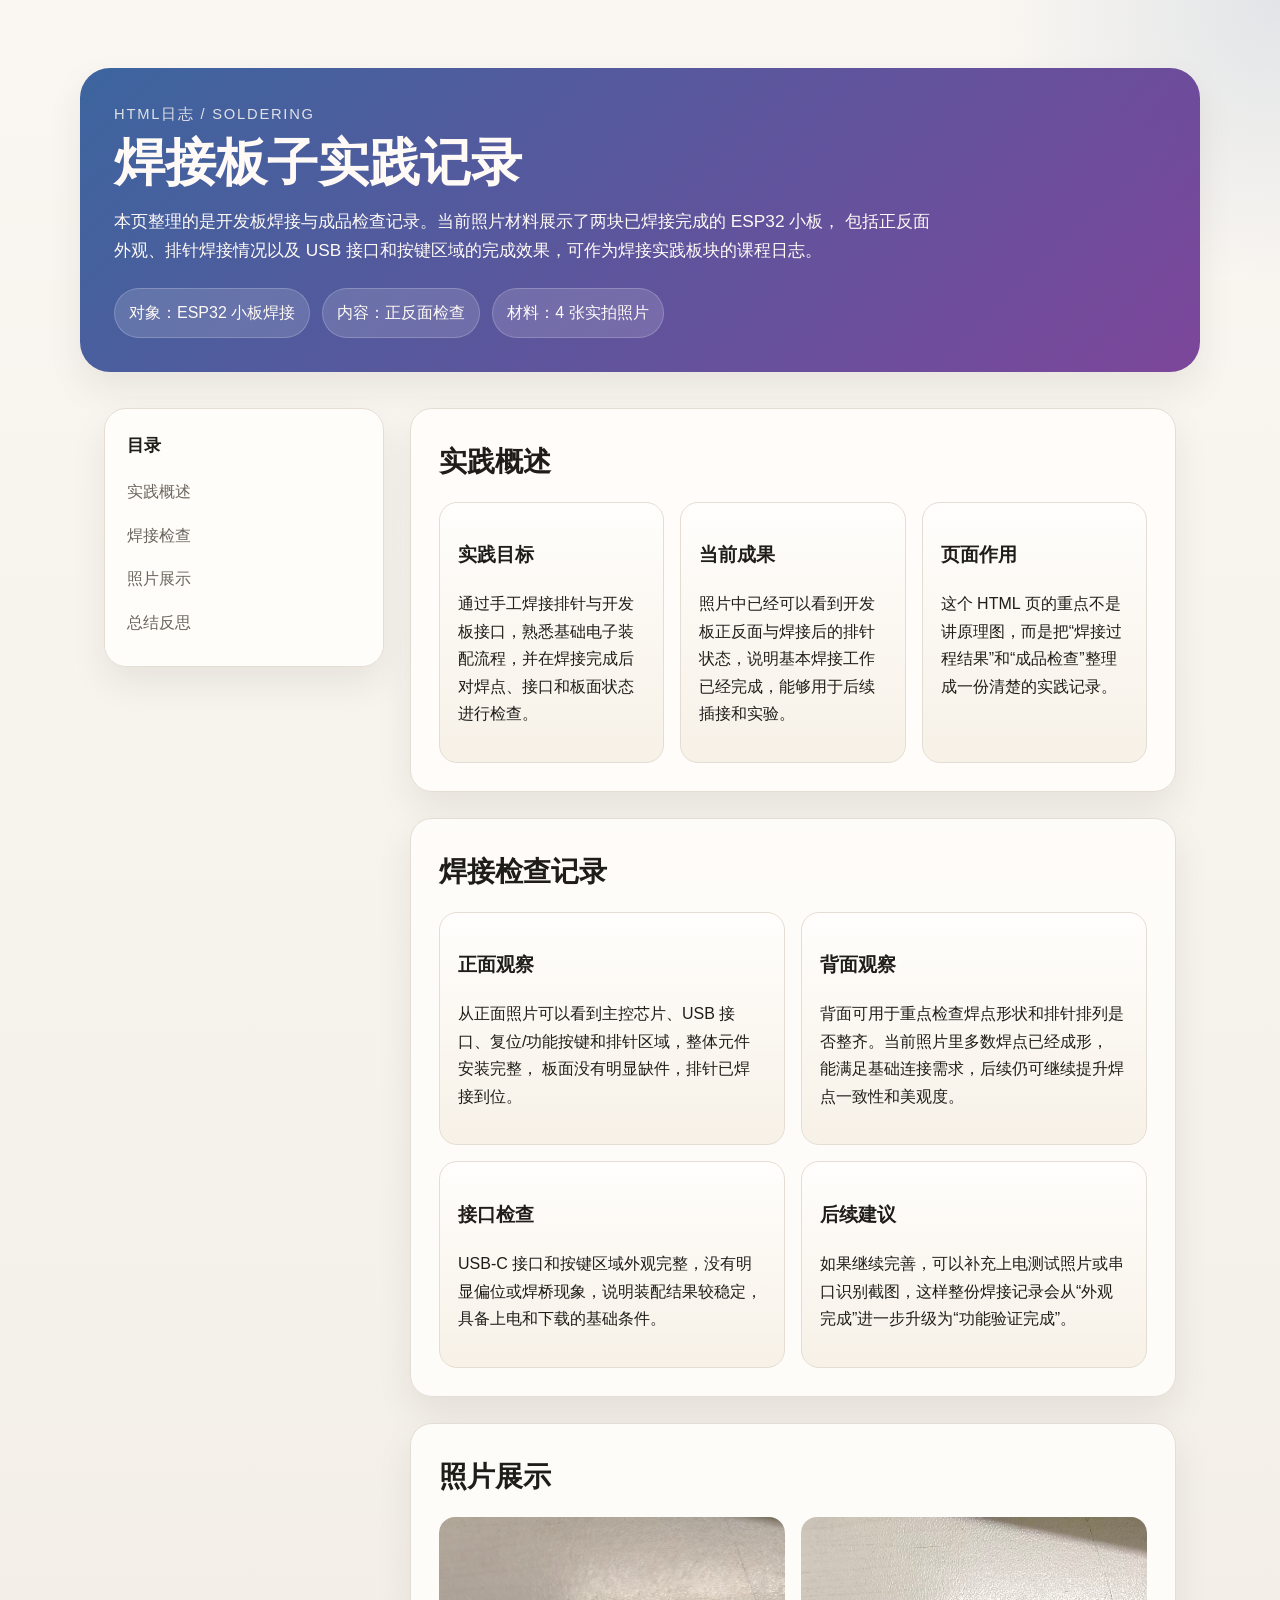
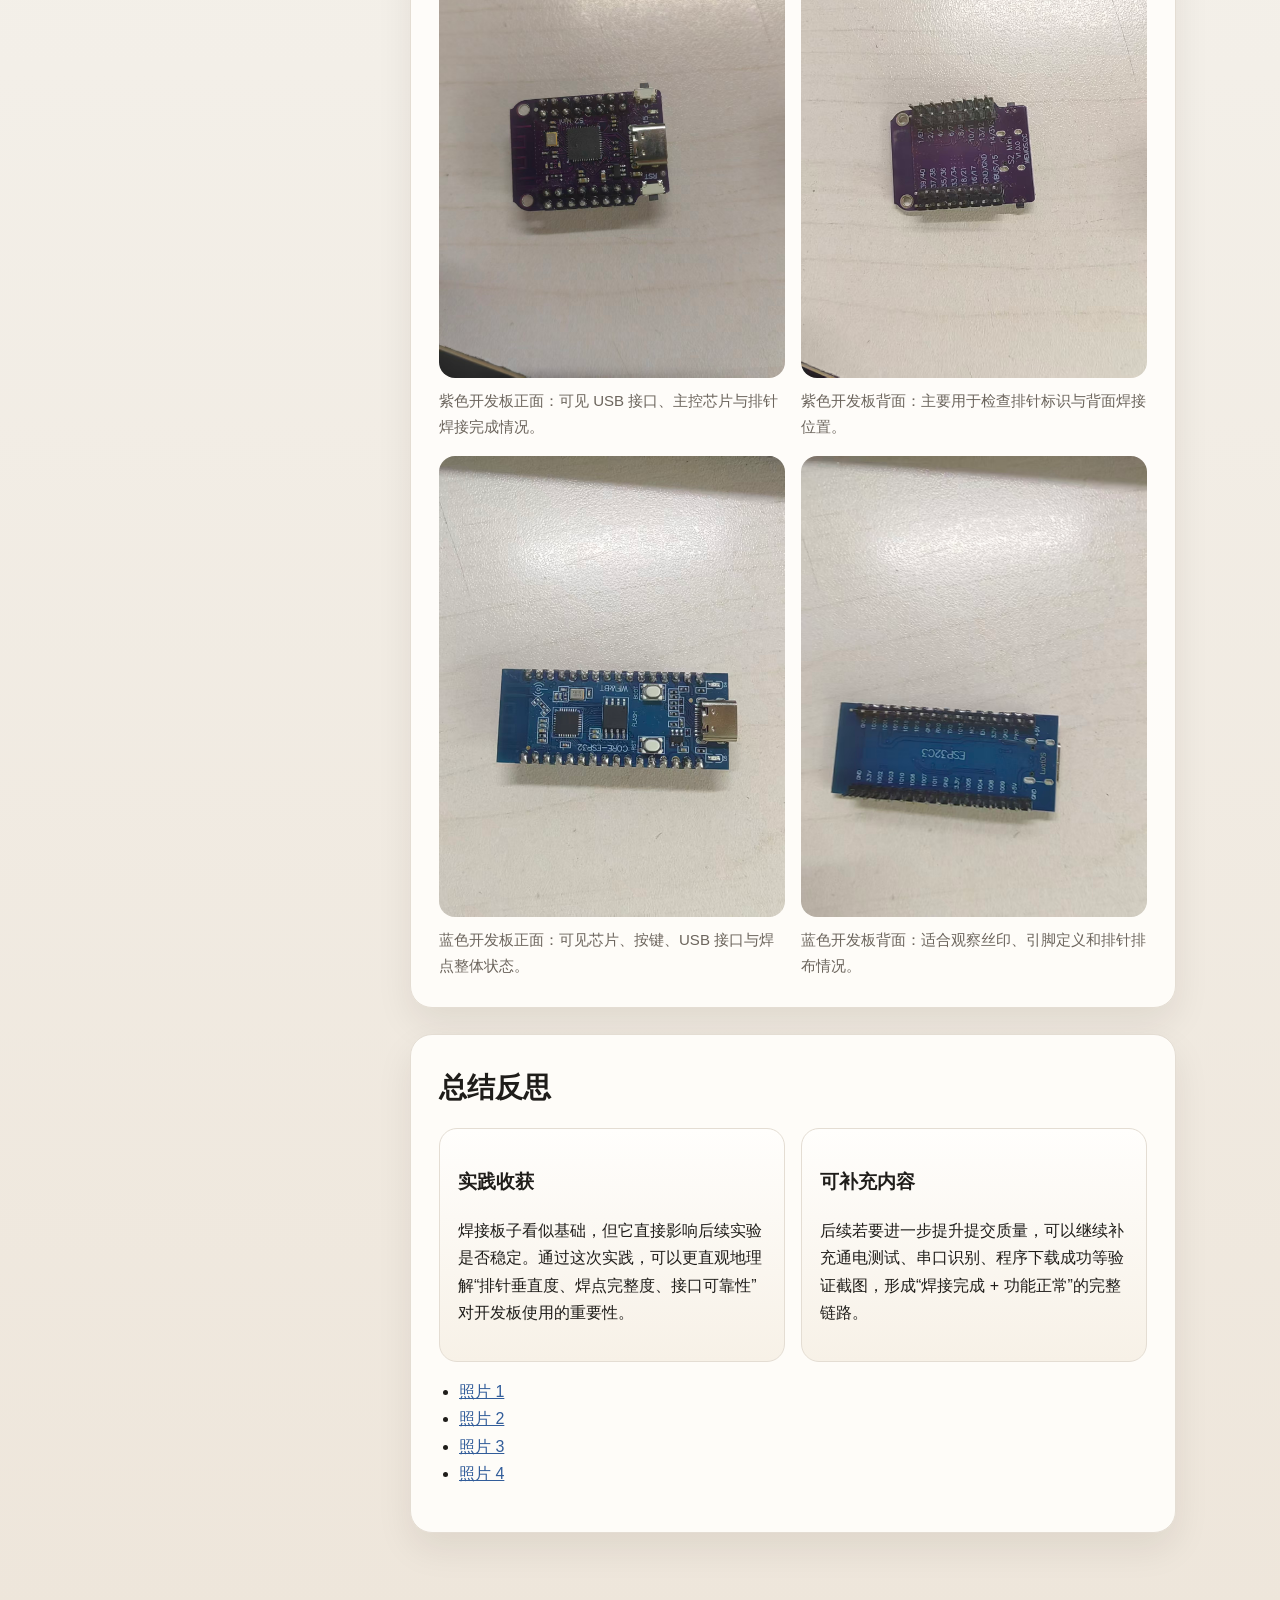
<file: 焊接板子/html/index.html>
<!DOCTYPE html>
<html lang="zh-CN">
<head>
  <meta charset="UTF-8">
  <meta name="viewport" content="width=device-width, initial-scale=1.0">
  <title>焊接板子记录</title>
  <link rel="stylesheet" href="./style.css">
</head>
<body>
  <header class="hero">
    <div class="hero__inner">
      <p class="eyebrow">HTML日志 / Soldering</p>
      <h1>焊接板子实践记录</h1>
      <p class="lead">
        本页整理的是开发板焊接与成品检查记录。当前照片材料展示了两块已焊接完成的 ESP32 小板，
        包括正反面外观、排针焊接情况以及 USB 接口和按键区域的完成效果，可作为焊接实践板块的课程日志。
      </p>
      <div class="meta">
        <span>对象：ESP32 小板焊接</span>
        <span>内容：正反面检查</span>
        <span>材料：4 张实拍照片</span>
      </div>
    </div>
  </header>

  <main class="page">
    <aside class="toc">
      <h2>目录</h2>
      <a href="#overview">实践概述</a>
      <a href="#inspect">焊接检查</a>
      <a href="#gallery">照片展示</a>
      <a href="#summary">总结反思</a>
    </aside>

    <div>
      <section id="overview" class="section">
        <h2>实践概述</h2>
        <div class="grid-3">
          <article class="card">
            <h3>实践目标</h3>
            <p>
              通过手工焊接排针与开发板接口，熟悉基础电子装配流程，并在焊接完成后对焊点、接口和板面状态进行检查。
            </p>
          </article>
          <article class="card">
            <h3>当前成果</h3>
            <p>
              照片中已经可以看到开发板正反面与焊接后的排针状态，说明基本焊接工作已经完成，能够用于后续插接和实验。
            </p>
          </article>
          <article class="card">
            <h3>页面作用</h3>
            <p>
              这个 HTML 页的重点不是讲原理图，而是把“焊接过程结果”和“成品检查”整理成一份清楚的实践记录。
            </p>
          </article>
        </div>
      </section>

      <section id="inspect" class="section">
        <h2>焊接检查记录</h2>
        <div class="grid-2">
          <article class="card">
            <h3>正面观察</h3>
            <p>
              从正面照片可以看到主控芯片、USB 接口、复位/功能按键和排针区域，整体元件安装完整，
              板面没有明显缺件，排针已焊接到位。
            </p>
          </article>
          <article class="card">
            <h3>背面观察</h3>
            <p>
              背面可用于重点检查焊点形状和排针排列是否整齐。当前照片里多数焊点已经成形，
              能满足基础连接需求，后续仍可继续提升焊点一致性和美观度。
            </p>
          </article>
          <article class="card">
            <h3>接口检查</h3>
            <p>
              USB-C 接口和按键区域外观完整，没有明显偏位或焊桥现象，说明装配结果较稳定，具备上电和下载的基础条件。
            </p>
          </article>
          <article class="card">
            <h3>后续建议</h3>
            <p>
              如果继续完善，可以补充上电测试照片或串口识别截图，这样整份焊接记录会从“外观完成”进一步升级为“功能验证完成”。
            </p>
          </article>
        </div>
      </section>

      <section id="gallery" class="section">
        <h2>照片展示</h2>
        <div class="gallery">
          <figure>
            <img src="../照片/1fe86e0d0808a8be5776ce80636edc5a.jpg" alt="紫色开发板正面">
            <figcaption>紫色开发板正面：可见 USB 接口、主控芯片与排针焊接完成情况。</figcaption>
          </figure>
          <figure>
            <img src="../照片/d218a8d9d8638bcd72de344350a33b38.jpg" alt="紫色开发板背面">
            <figcaption>紫色开发板背面：主要用于检查排针标识与背面焊接位置。</figcaption>
          </figure>
          <figure>
            <img src="../照片/55f380180633306e9b8f0de71d285176.jpg" alt="蓝色开发板正面">
            <figcaption>蓝色开发板正面：可见芯片、按键、USB 接口与焊点整体状态。</figcaption>
          </figure>
          <figure>
            <img src="../照片/5435e5485366609be8b2699ec7bd9af6.jpg" alt="蓝色开发板背面">
            <figcaption>蓝色开发板背面：适合观察丝印、引脚定义和排针排布情况。</figcaption>
          </figure>
        </div>
      </section>

      <section id="summary" class="section">
        <h2>总结反思</h2>
        <div class="grid-2">
          <article class="card">
            <h3>实践收获</h3>
            <p>
              焊接板子看似基础，但它直接影响后续实验是否稳定。通过这次实践，可以更直观地理解“排针垂直度、焊点完整度、接口可靠性”对开发板使用的重要性。
            </p>
          </article>
          <article class="card">
            <h3>可补充内容</h3>
            <p>
              后续若要进一步提升提交质量，可以继续补充通电测试、串口识别、程序下载成功等验证截图，形成“焊接完成 + 功能正常”的完整链路。
            </p>
          </article>
        </div>
        <ul class="files">
          <li><a href="../照片/1fe86e0d0808a8be5776ce80636edc5a.jpg">照片 1</a></li>
          <li><a href="../照片/5435e5485366609be8b2699ec7bd9af6.jpg">照片 2</a></li>
          <li><a href="../照片/55f380180633306e9b8f0de71d285176.jpg">照片 3</a></li>
          <li><a href="../照片/d218a8d9d8638bcd72de344350a33b38.jpg">照片 4</a></li>
        </ul>
      </section>
    </div>
  </main>
</body>
</html>
</file>
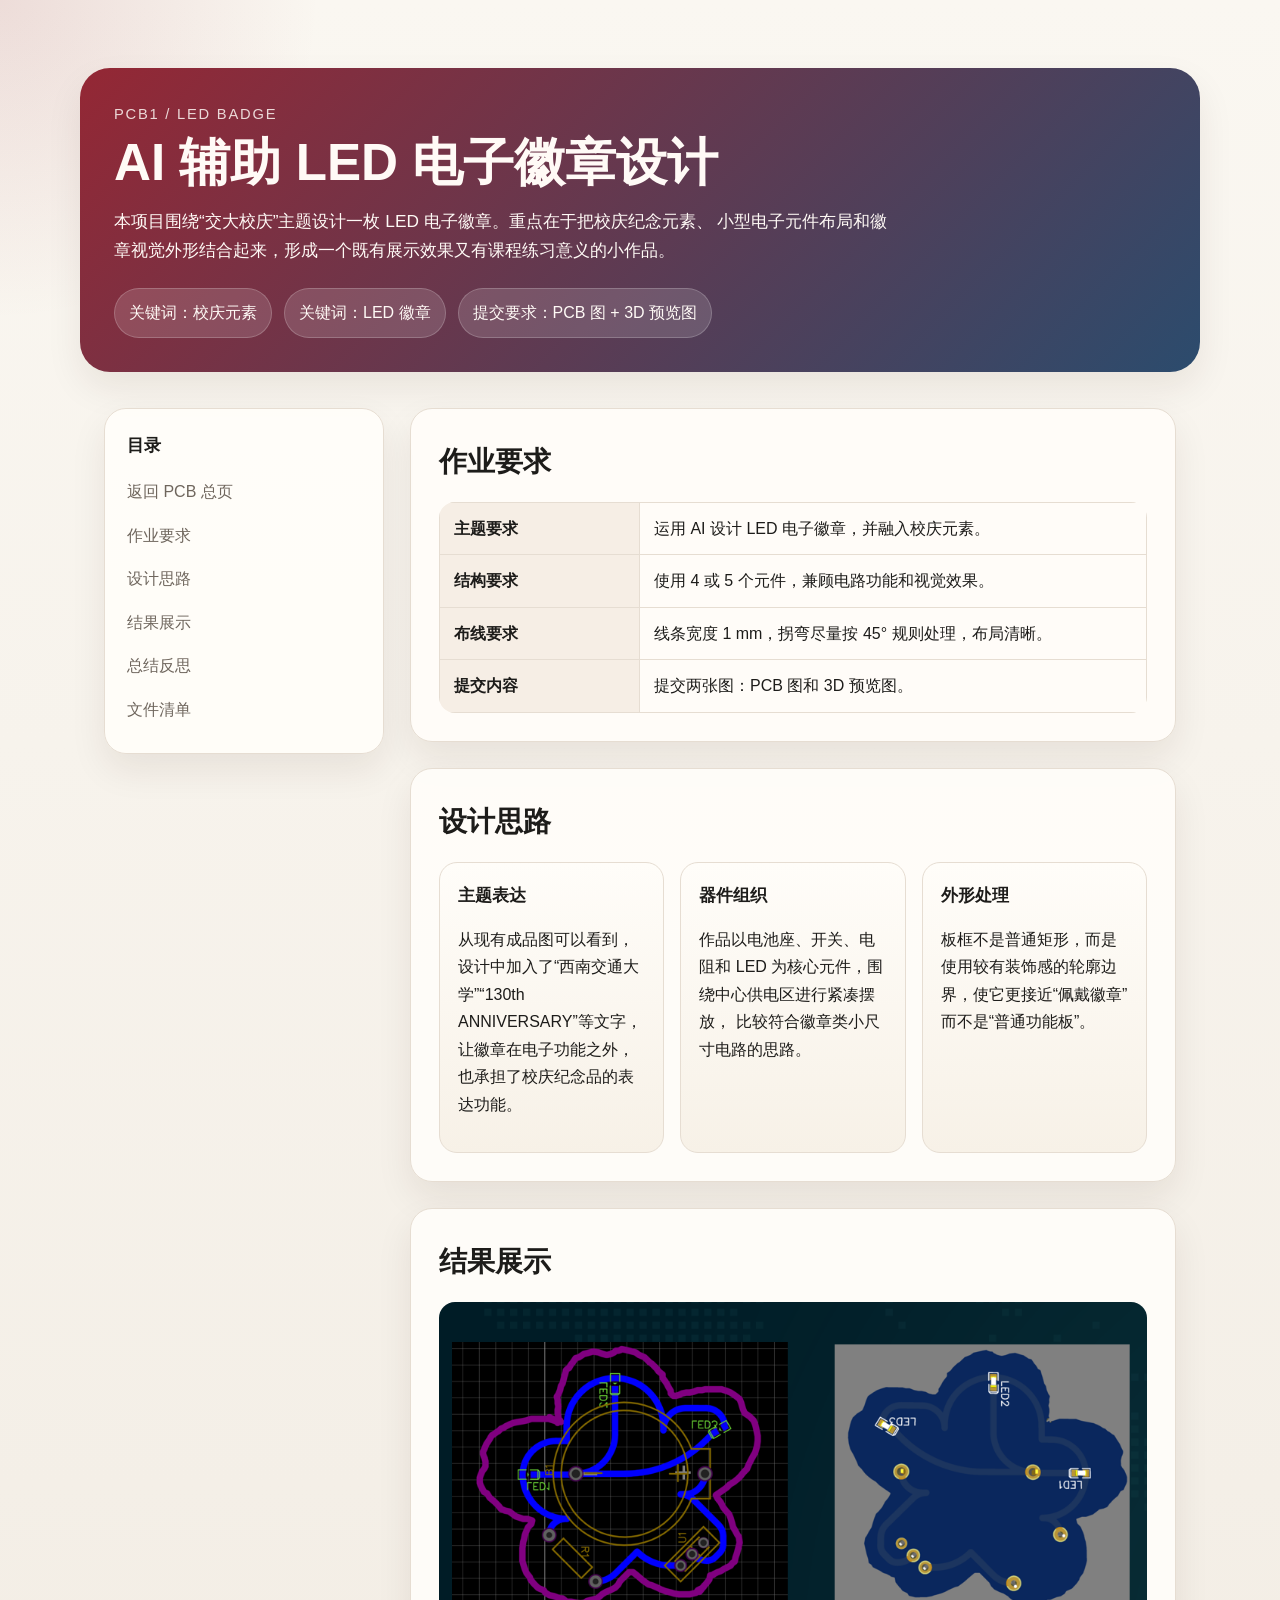
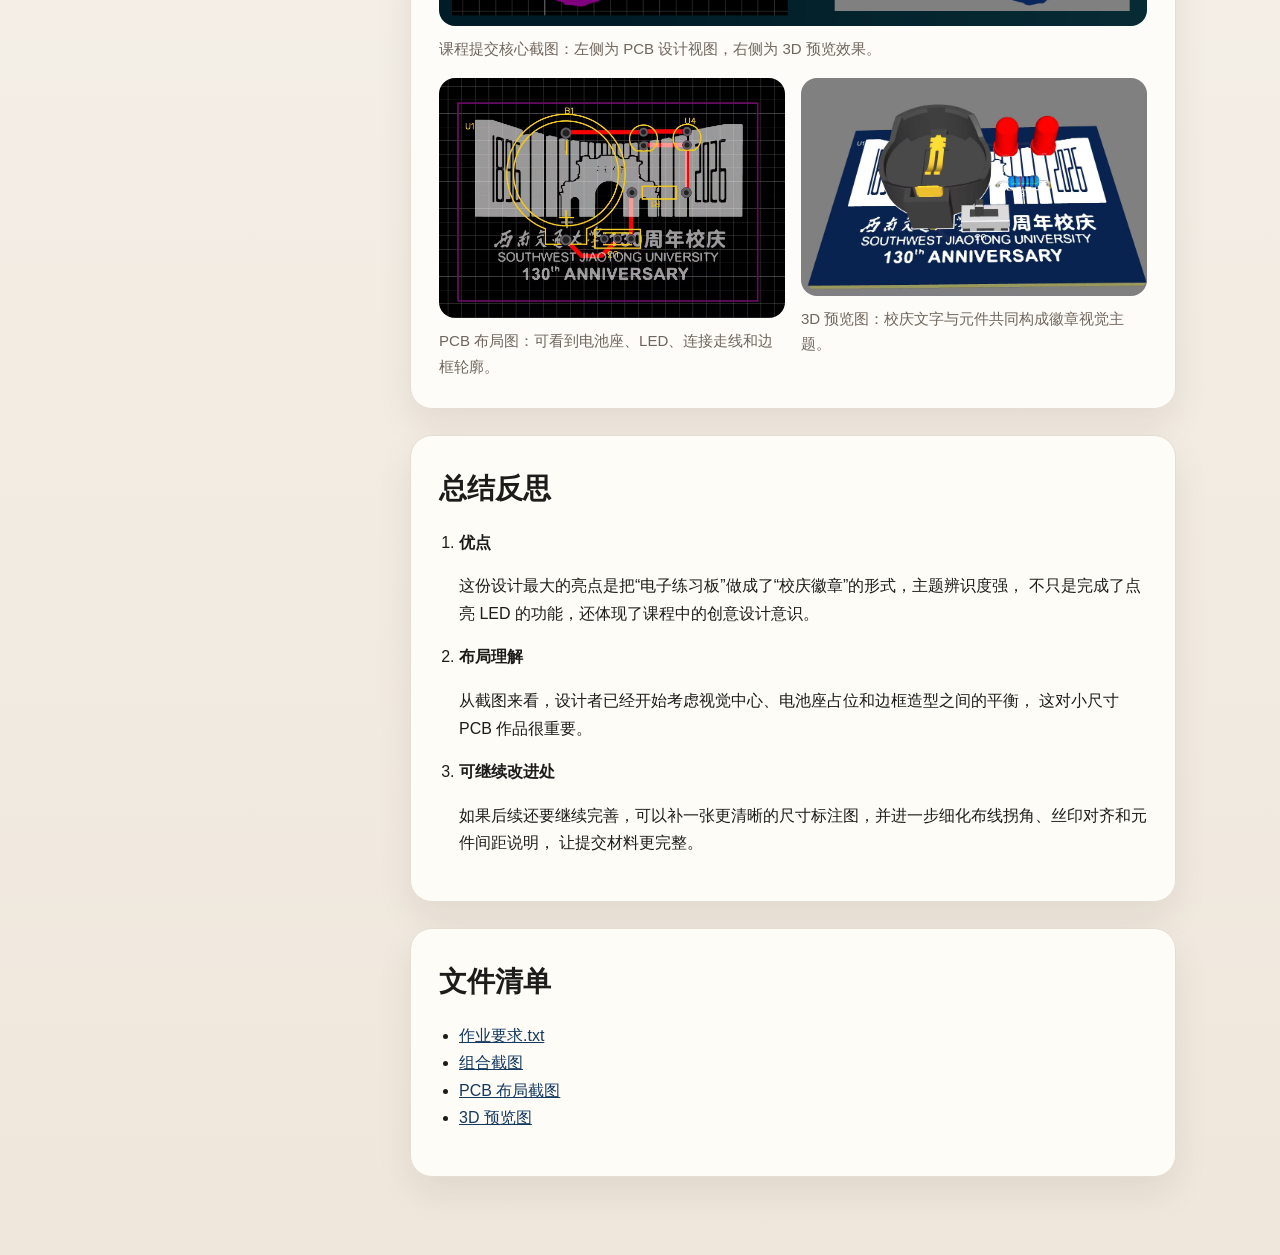
<file: PCB/PCB1/html/index.html>
<!DOCTYPE html>
<html lang="zh-CN">
<head>
  <meta charset="UTF-8">
  <meta name="viewport" content="width=device-width, initial-scale=1.0">
  <title>PCB1 - LED电子徽章</title>
  <link rel="stylesheet" href="../../html/style.css">
</head>
<body>
  <header class="hero">
    <div class="hero__inner">
      <p class="eyebrow">PCB1 / LED Badge</p>
      <h1>AI 辅助 LED 电子徽章设计</h1>
      <p class="lead">
        本项目围绕“交大校庆”主题设计一枚 LED 电子徽章。重点在于把校庆纪念元素、
        小型电子元件布局和徽章视觉外形结合起来，形成一个既有展示效果又有课程练习意义的小作品。
      </p>
      <div class="meta">
        <span>关键词：校庆元素</span>
        <span>关键词：LED 徽章</span>
        <span>提交要求：PCB 图 + 3D 预览图</span>
      </div>
    </div>
  </header>

  <main class="page">
    <aside class="toc">
      <h2>目录</h2>
      <a href="../../html/index.html">返回 PCB 总页</a>
      <a href="#requirements">作业要求</a>
      <a href="#design">设计思路</a>
      <a href="#result">结果展示</a>
      <a href="#summary">总结反思</a>
      <a href="#files">文件清单</a>
    </aside>

    <div>
      <section id="requirements" class="section">
        <h2>作业要求</h2>
        <table class="table">
          <tbody>
            <tr>
              <th>主题要求</th>
              <td>运用 AI 设计 LED 电子徽章，并融入校庆元素。</td>
            </tr>
            <tr>
              <th>结构要求</th>
              <td>使用 4 或 5 个元件，兼顾电路功能和视觉效果。</td>
            </tr>
            <tr>
              <th>布线要求</th>
              <td>线条宽度 1 mm，拐弯尽量按 45° 规则处理，布局清晰。</td>
            </tr>
            <tr>
              <th>提交内容</th>
              <td>提交两张图：PCB 图和 3D 预览图。</td>
            </tr>
          </tbody>
        </table>
      </section>

      <section id="design" class="section">
        <h2>设计思路</h2>
        <div class="grid-3">
          <article class="card">
            <h3>主题表达</h3>
            <p>
              从现有成品图可以看到，设计中加入了“西南交通大学”“130th ANNIVERSARY”等文字，
              让徽章在电子功能之外，也承担了校庆纪念品的表达功能。
            </p>
          </article>
          <article class="card">
            <h3>器件组织</h3>
            <p>
              作品以电池座、开关、电阻和 LED 为核心元件，围绕中心供电区进行紧凑摆放，
              比较符合徽章类小尺寸电路的思路。
            </p>
          </article>
          <article class="card">
            <h3>外形处理</h3>
            <p>
              板框不是普通矩形，而是使用较有装饰感的轮廓边界，使它更接近“佩戴徽章”而不是“普通功能板”。
            </p>
          </article>
        </div>
      </section>

      <section id="result" class="section">
        <h2>结果展示</h2>
        <div class="gallery">
          <figure class="wide">
            <img src="../7a81c1d82c6e70440392448857604520.png" alt="PCB图和3D预览组合图">
            <figcaption>课程提交核心截图：左侧为 PCB 设计视图，右侧为 3D 预览效果。</figcaption>
          </figure>
          <figure>
            <img src="../origin (1).jpg" alt="PCB布局截图">
            <figcaption>PCB 布局图：可看到电池座、LED、连接走线和边框轮廓。</figcaption>
          </figure>
          <figure>
            <img src="../origin.jpg" alt="3D预览图">
            <figcaption>3D 预览图：校庆文字与元件共同构成徽章视觉主题。</figcaption>
          </figure>
        </div>
      </section>

      <section id="summary" class="section">
        <h2>总结反思</h2>
        <ol class="timeline">
          <li>
            <strong>优点</strong>
            <p>
              这份设计最大的亮点是把“电子练习板”做成了“校庆徽章”的形式，主题辨识度强，
              不只是完成了点亮 LED 的功能，还体现了课程中的创意设计意识。
            </p>
          </li>
          <li>
            <strong>布局理解</strong>
            <p>
              从截图来看，设计者已经开始考虑视觉中心、电池座占位和边框造型之间的平衡，
              这对小尺寸 PCB 作品很重要。
            </p>
          </li>
          <li>
            <strong>可继续改进处</strong>
            <p>
              如果后续还要继续完善，可以补一张更清晰的尺寸标注图，并进一步细化布线拐角、丝印对齐和元件间距说明，
              让提交材料更完整。
            </p>
          </li>
        </ol>
      </section>

      <section id="files" class="section">
        <h2>文件清单</h2>
        <ul class="files">
          <li><a href="../作业要求.txt">作业要求.txt</a></li>
          <li><a href="../7a81c1d82c6e70440392448857604520.png">组合截图</a></li>
          <li><a href="../origin (1).jpg">PCB 布局截图</a></li>
          <li><a href="../origin.jpg">3D 预览图</a></li>
        </ul>
      </section>
    </div>
  </main>
</body>
</html>
</file>
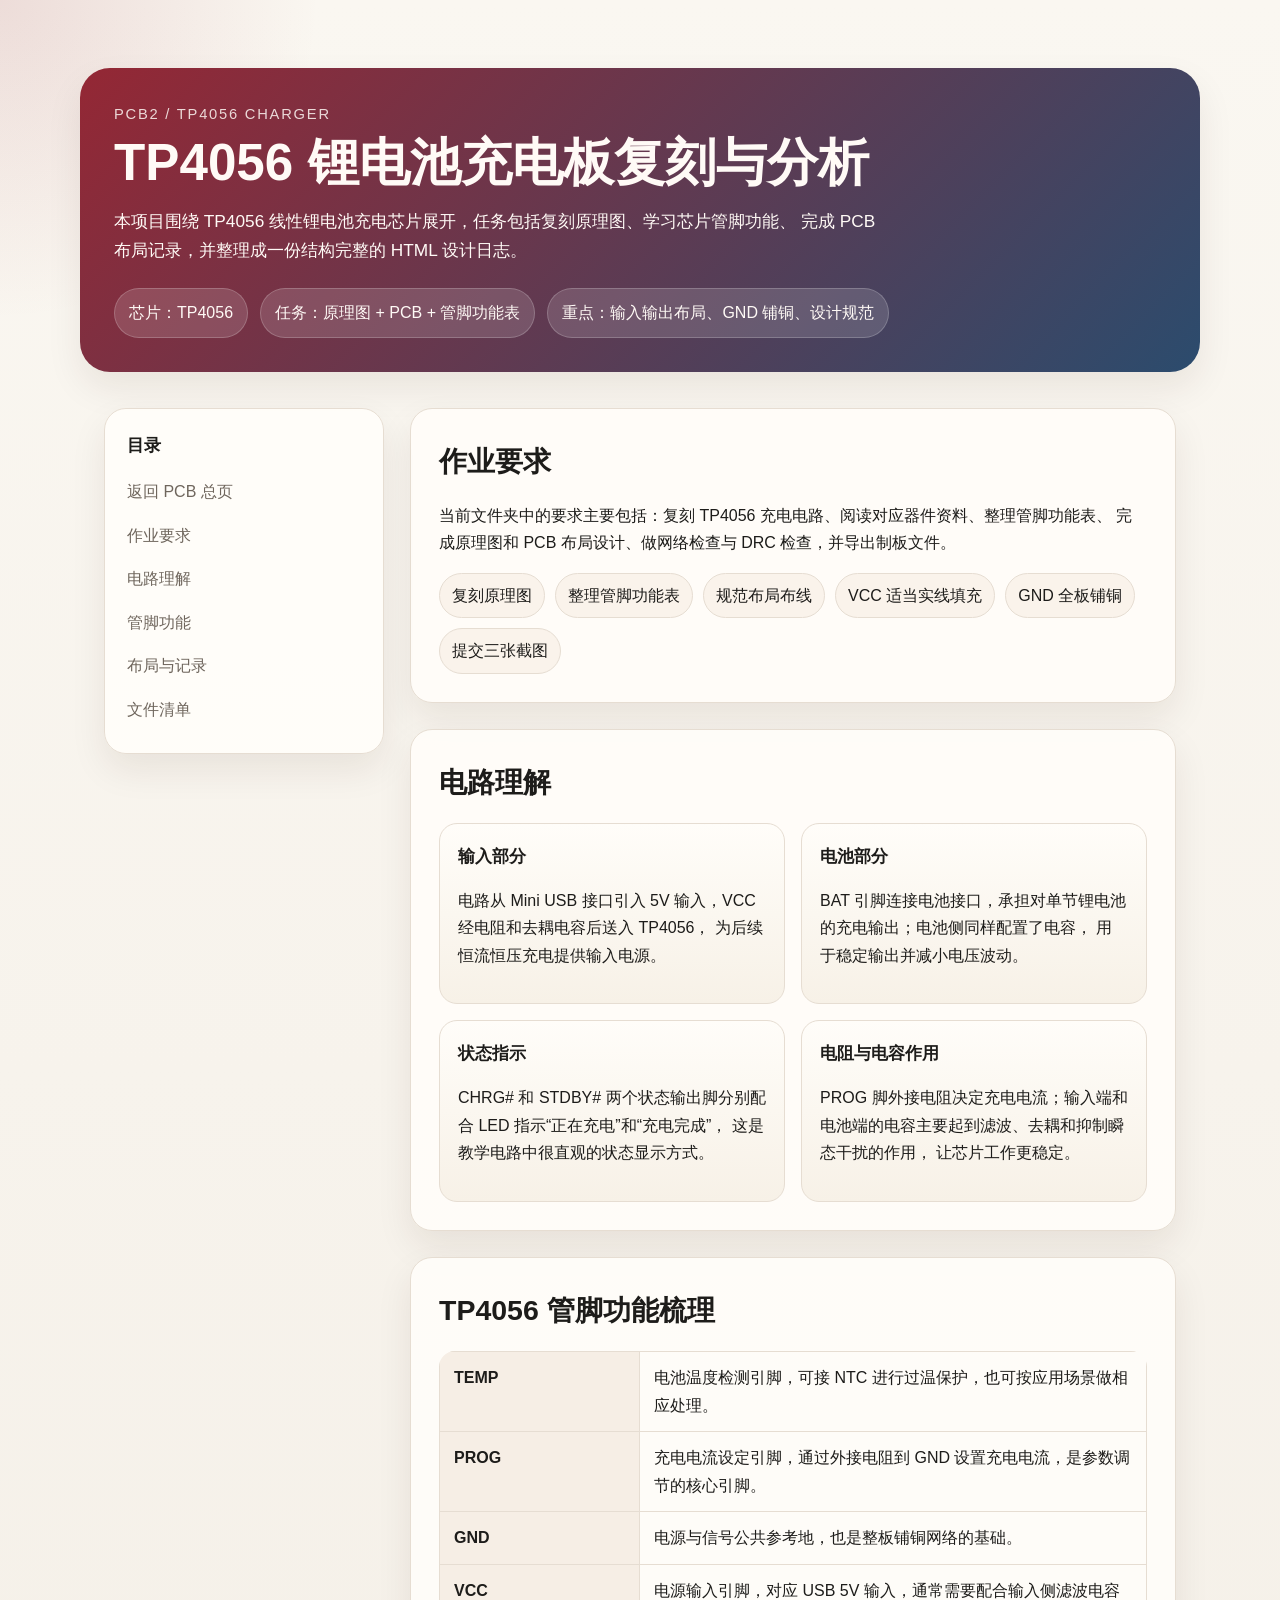
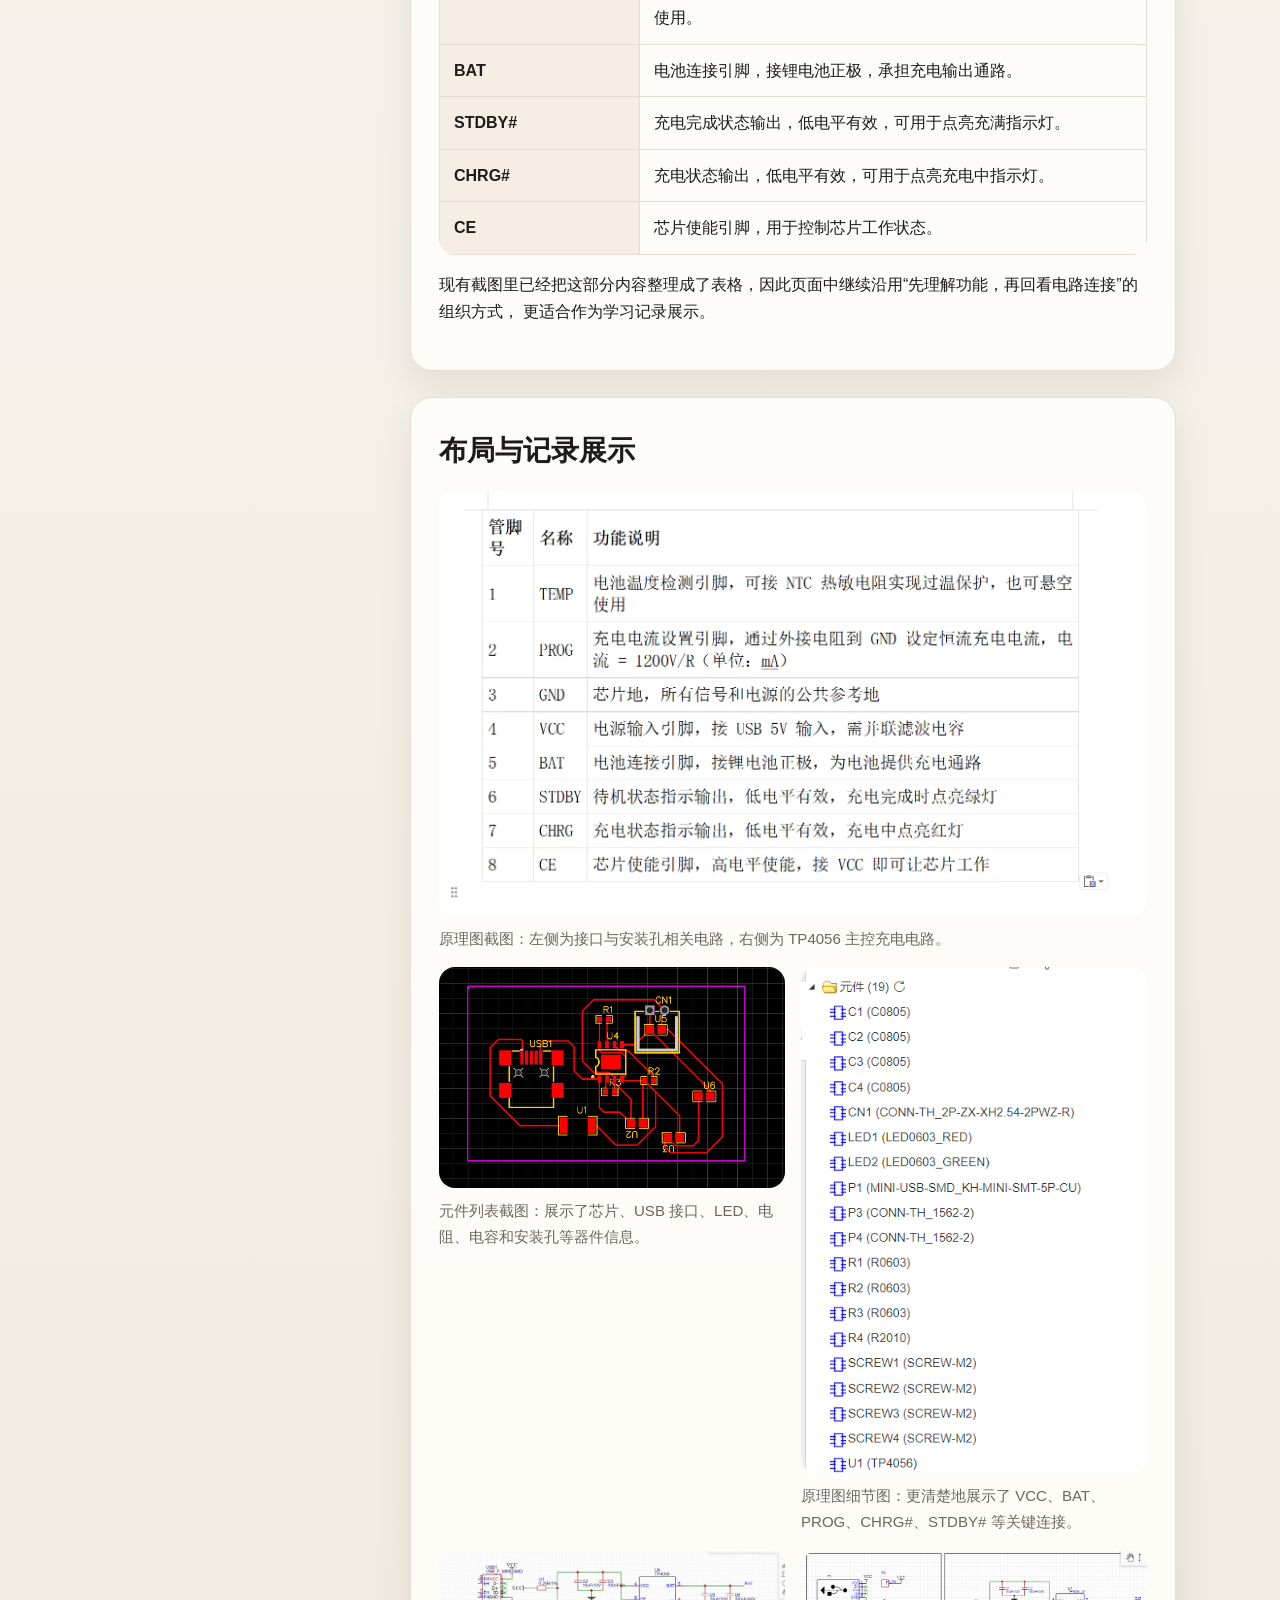
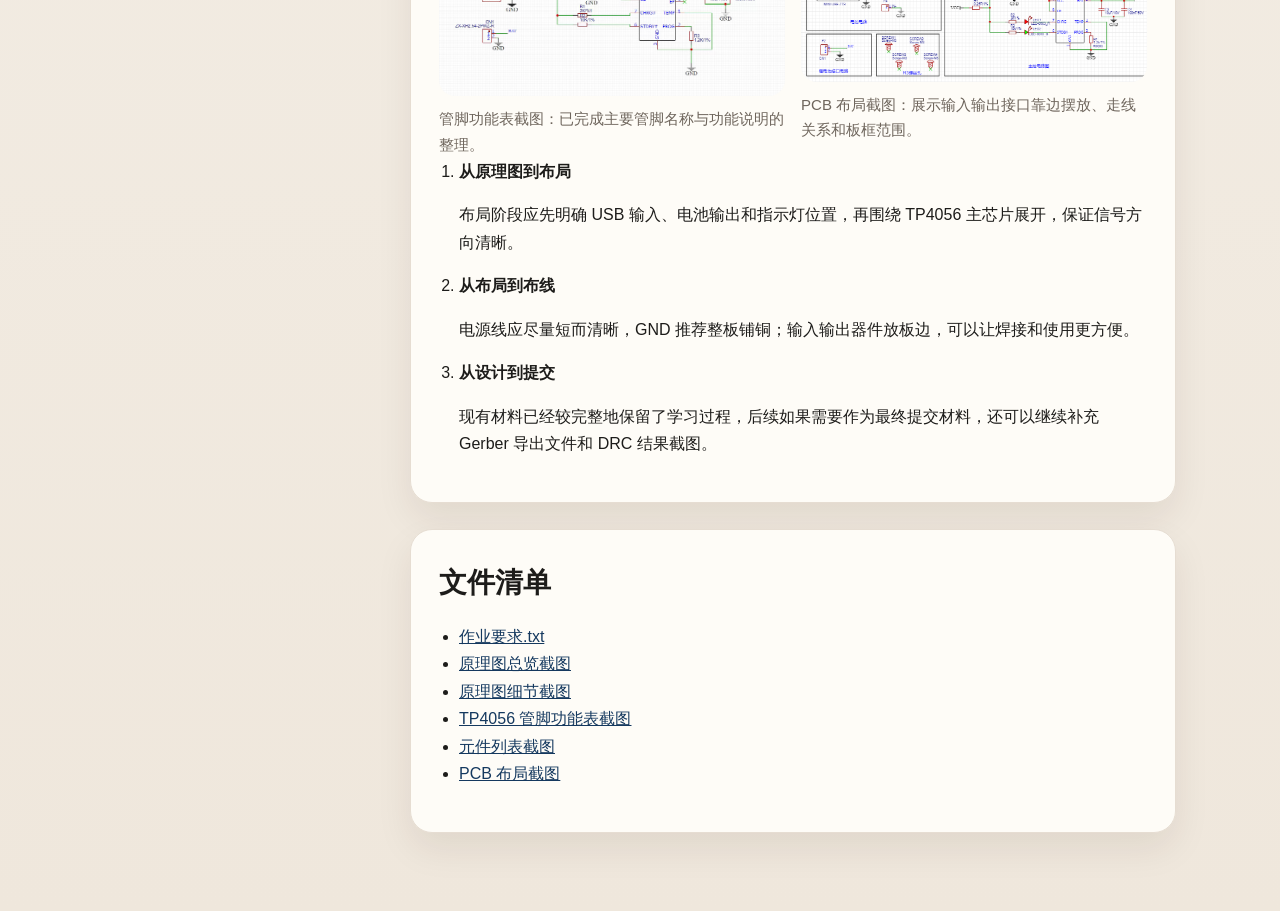
<file: PCB/PCB2/html/index.html>
<!DOCTYPE html>
<html lang="zh-CN">
<head>
  <meta charset="UTF-8">
  <meta name="viewport" content="width=device-width, initial-scale=1.0">
  <title>PCB2 - TP4056充电板</title>
  <link rel="stylesheet" href="../../html/style.css">
</head>
<body>
  <header class="hero">
    <div class="hero__inner">
      <p class="eyebrow">PCB2 / TP4056 Charger</p>
      <h1>TP4056 锂电池充电板复刻与分析</h1>
      <p class="lead">
        本项目围绕 TP4056 线性锂电池充电芯片展开，任务包括复刻原理图、学习芯片管脚功能、
        完成 PCB 布局记录，并整理成一份结构完整的 HTML 设计日志。
      </p>
      <div class="meta">
        <span>芯片：TP4056</span>
        <span>任务：原理图 + PCB + 管脚功能表</span>
        <span>重点：输入输出布局、GND 铺铜、设计规范</span>
      </div>
    </div>
  </header>

  <main class="page">
    <aside class="toc">
      <h2>目录</h2>
      <a href="../../html/index.html">返回 PCB 总页</a>
      <a href="#requirements">作业要求</a>
      <a href="#schematic">电路理解</a>
      <a href="#pins">管脚功能</a>
      <a href="#layout">布局与记录</a>
      <a href="#files">文件清单</a>
    </aside>

    <div>
      <section id="requirements" class="section">
        <h2>作业要求</h2>
        <p>
          当前文件夹中的要求主要包括：复刻 TP4056 充电电路、阅读对应器件资料、整理管脚功能表、
          完成原理图和 PCB 布局设计、做网络检查与 DRC 检查，并导出制板文件。
        </p>
        <div class="pill-list">
          <span>复刻原理图</span>
          <span>整理管脚功能表</span>
          <span>规范布局布线</span>
          <span>VCC 适当实线填充</span>
          <span>GND 全板铺铜</span>
          <span>提交三张截图</span>
        </div>
      </section>

      <section id="schematic" class="section">
        <h2>电路理解</h2>
        <div class="grid-2">
          <article class="card">
            <h3>输入部分</h3>
            <p>
              电路从 Mini USB 接口引入 5V 输入，VCC 经电阻和去耦电容后送入 TP4056，
              为后续恒流恒压充电提供输入电源。
            </p>
          </article>
          <article class="card">
            <h3>电池部分</h3>
            <p>
              BAT 引脚连接电池接口，承担对单节锂电池的充电输出；电池侧同样配置了电容，
              用于稳定输出并减小电压波动。
            </p>
          </article>
          <article class="card">
            <h3>状态指示</h3>
            <p>
              CHRG# 和 STDBY# 两个状态输出脚分别配合 LED 指示“正在充电”和“充电完成”，
              这是教学电路中很直观的状态显示方式。
            </p>
          </article>
          <article class="card">
            <h3>电阻与电容作用</h3>
            <p>
              PROG 脚外接电阻决定充电电流；输入端和电池端的电容主要起到滤波、去耦和抑制瞬态干扰的作用，
              让芯片工作更稳定。
            </p>
          </article>
        </div>
      </section>

      <section id="pins" class="section">
        <h2>TP4056 管脚功能梳理</h2>
        <table class="table">
          <tbody>
            <tr>
              <th>TEMP</th>
              <td>电池温度检测引脚，可接 NTC 进行过温保护，也可按应用场景做相应处理。</td>
            </tr>
            <tr>
              <th>PROG</th>
              <td>充电电流设定引脚，通过外接电阻到 GND 设置充电电流，是参数调节的核心引脚。</td>
            </tr>
            <tr>
              <th>GND</th>
              <td>电源与信号公共参考地，也是整板铺铜网络的基础。</td>
            </tr>
            <tr>
              <th>VCC</th>
              <td>电源输入引脚，对应 USB 5V 输入，通常需要配合输入侧滤波电容使用。</td>
            </tr>
            <tr>
              <th>BAT</th>
              <td>电池连接引脚，接锂电池正极，承担充电输出通路。</td>
            </tr>
            <tr>
              <th>STDBY#</th>
              <td>充电完成状态输出，低电平有效，可用于点亮充满指示灯。</td>
            </tr>
            <tr>
              <th>CHRG#</th>
              <td>充电状态输出，低电平有效，可用于点亮充电中指示灯。</td>
            </tr>
            <tr>
              <th>CE</th>
              <td>芯片使能引脚，用于控制芯片工作状态。</td>
            </tr>
          </tbody>
        </table>
        <p>
          现有截图里已经把这部分内容整理成了表格，因此页面中继续沿用“先理解功能，再回看电路连接”的组织方式，
          更适合作为学习记录展示。
        </p>
      </section>

      <section id="layout" class="section">
        <h2>布局与记录展示</h2>
        <div class="gallery">
          <figure class="wide">
            <img src="../origin (1).jpg" alt="原理图截图">
            <figcaption>原理图截图：左侧为接口与安装孔相关电路，右侧为 TP4056 主控充电电路。</figcaption>
          </figure>
          <figure>
            <img src="../origin.jpg" alt="元件列表截图">
            <figcaption>元件列表截图：展示了芯片、USB 接口、LED、电阻、电容和安装孔等器件信息。</figcaption>
          </figure>
          <figure>
            <img src="../origin.png" alt="原理图细节截图">
            <figcaption>原理图细节图：更清楚地展示了 VCC、BAT、PROG、CHRG#、STDBY# 等关键连接。</figcaption>
          </figure>
          <figure>
            <img src="../origin (2).jpg" alt="管脚功能表截图">
            <figcaption>管脚功能表截图：已完成主要管脚名称与功能说明的整理。</figcaption>
          </figure>
          <figure>
            <img src="../origin (1).png" alt="PCB布局截图">
            <figcaption>PCB 布局截图：展示输入输出接口靠边摆放、走线关系和板框范围。</figcaption>
          </figure>
        </div>
        <ol class="timeline">
          <li>
            <strong>从原理图到布局</strong>
            <p>
              布局阶段应先明确 USB 输入、电池输出和指示灯位置，再围绕 TP4056 主芯片展开，保证信号方向清晰。
            </p>
          </li>
          <li>
            <strong>从布局到布线</strong>
            <p>
              电源线应尽量短而清晰，GND 推荐整板铺铜；输入输出器件放板边，可以让焊接和使用更方便。
            </p>
          </li>
          <li>
            <strong>从设计到提交</strong>
            <p>
              现有材料已经较完整地保留了学习过程，后续如果需要作为最终提交材料，还可以继续补充 Gerber 导出文件和 DRC 结果截图。
            </p>
          </li>
        </ol>
      </section>

      <section id="files" class="section">
        <h2>文件清单</h2>
        <ul class="files">
          <li><a href="../作业要求.txt">作业要求.txt</a></li>
          <li><a href="../origin (1).jpg">原理图总览截图</a></li>
          <li><a href="../origin.png">原理图细节截图</a></li>
          <li><a href="../origin (2).jpg">TP4056 管脚功能表截图</a></li>
          <li><a href="../origin.jpg">元件列表截图</a></li>
          <li><a href="../origin (1).png">PCB 布局截图</a></li>
        </ul>
      </section>
    </div>
  </main>
</body>
</html>
</file>
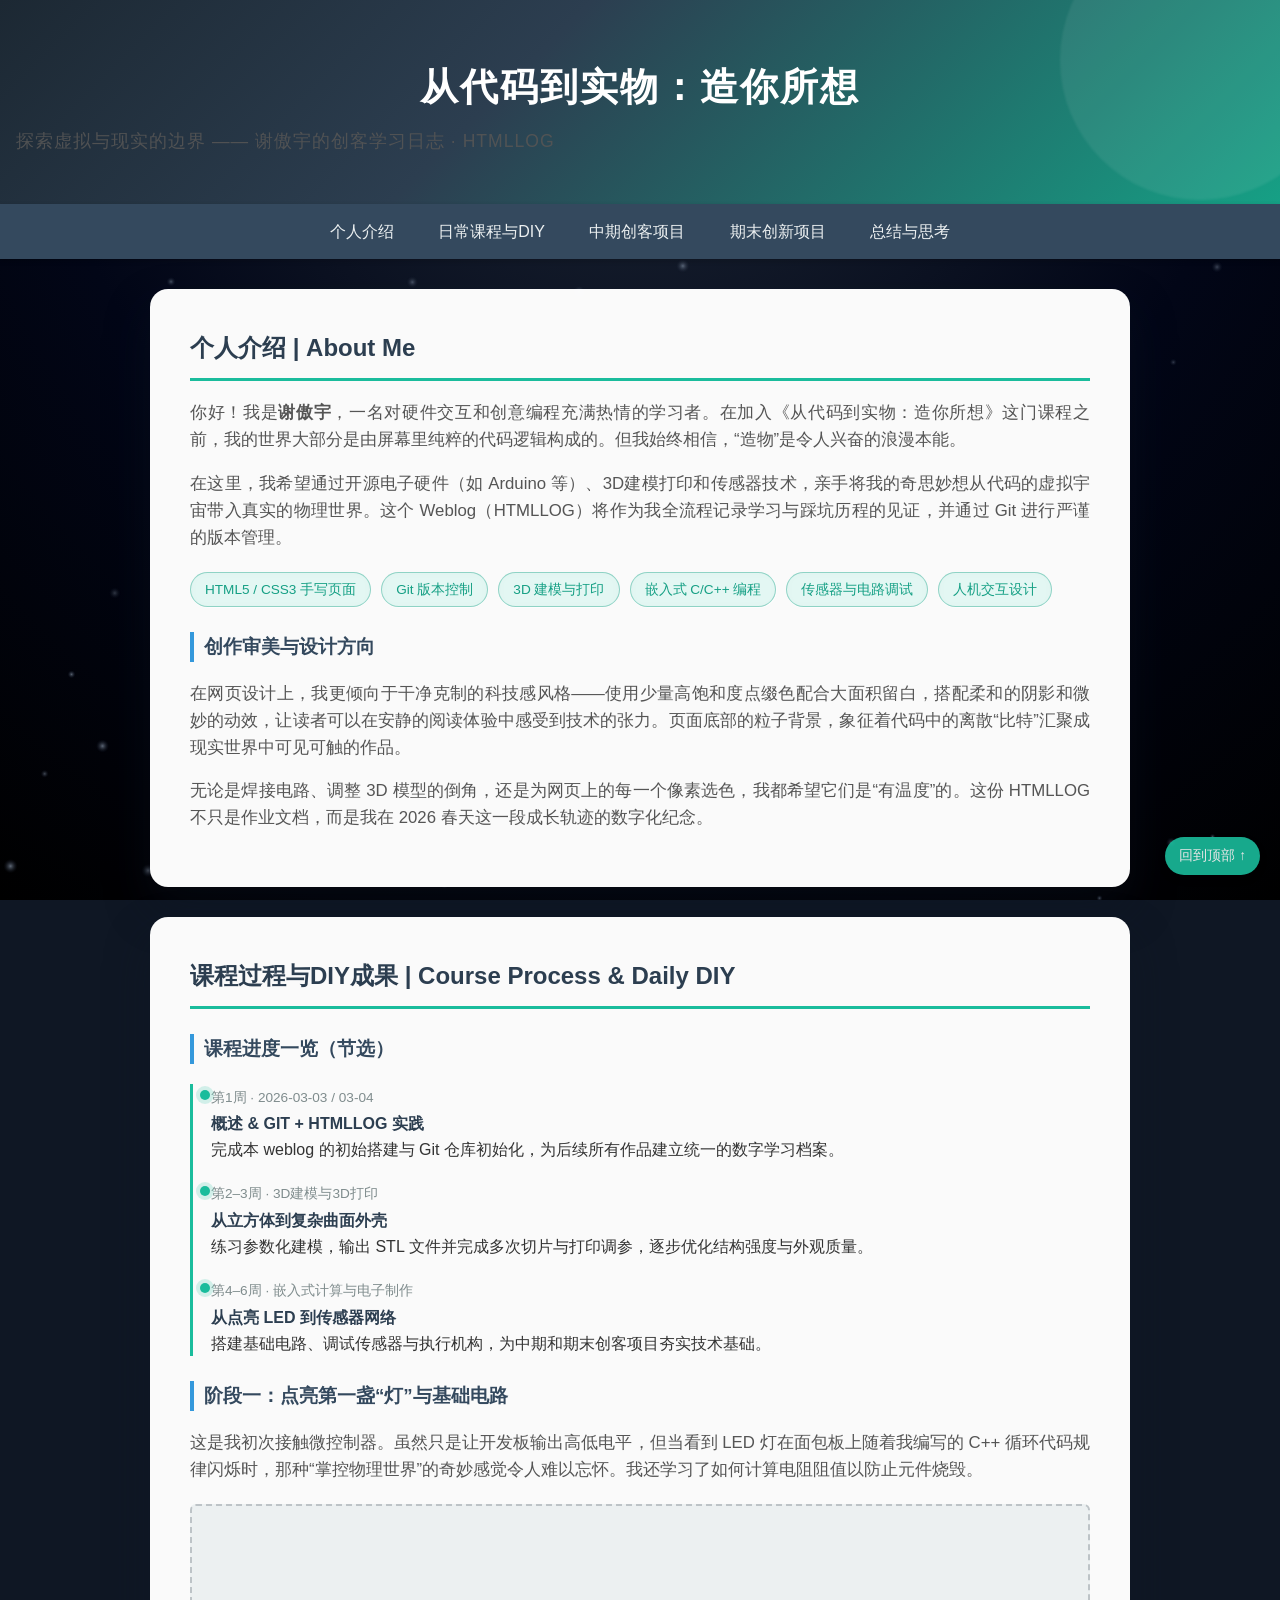
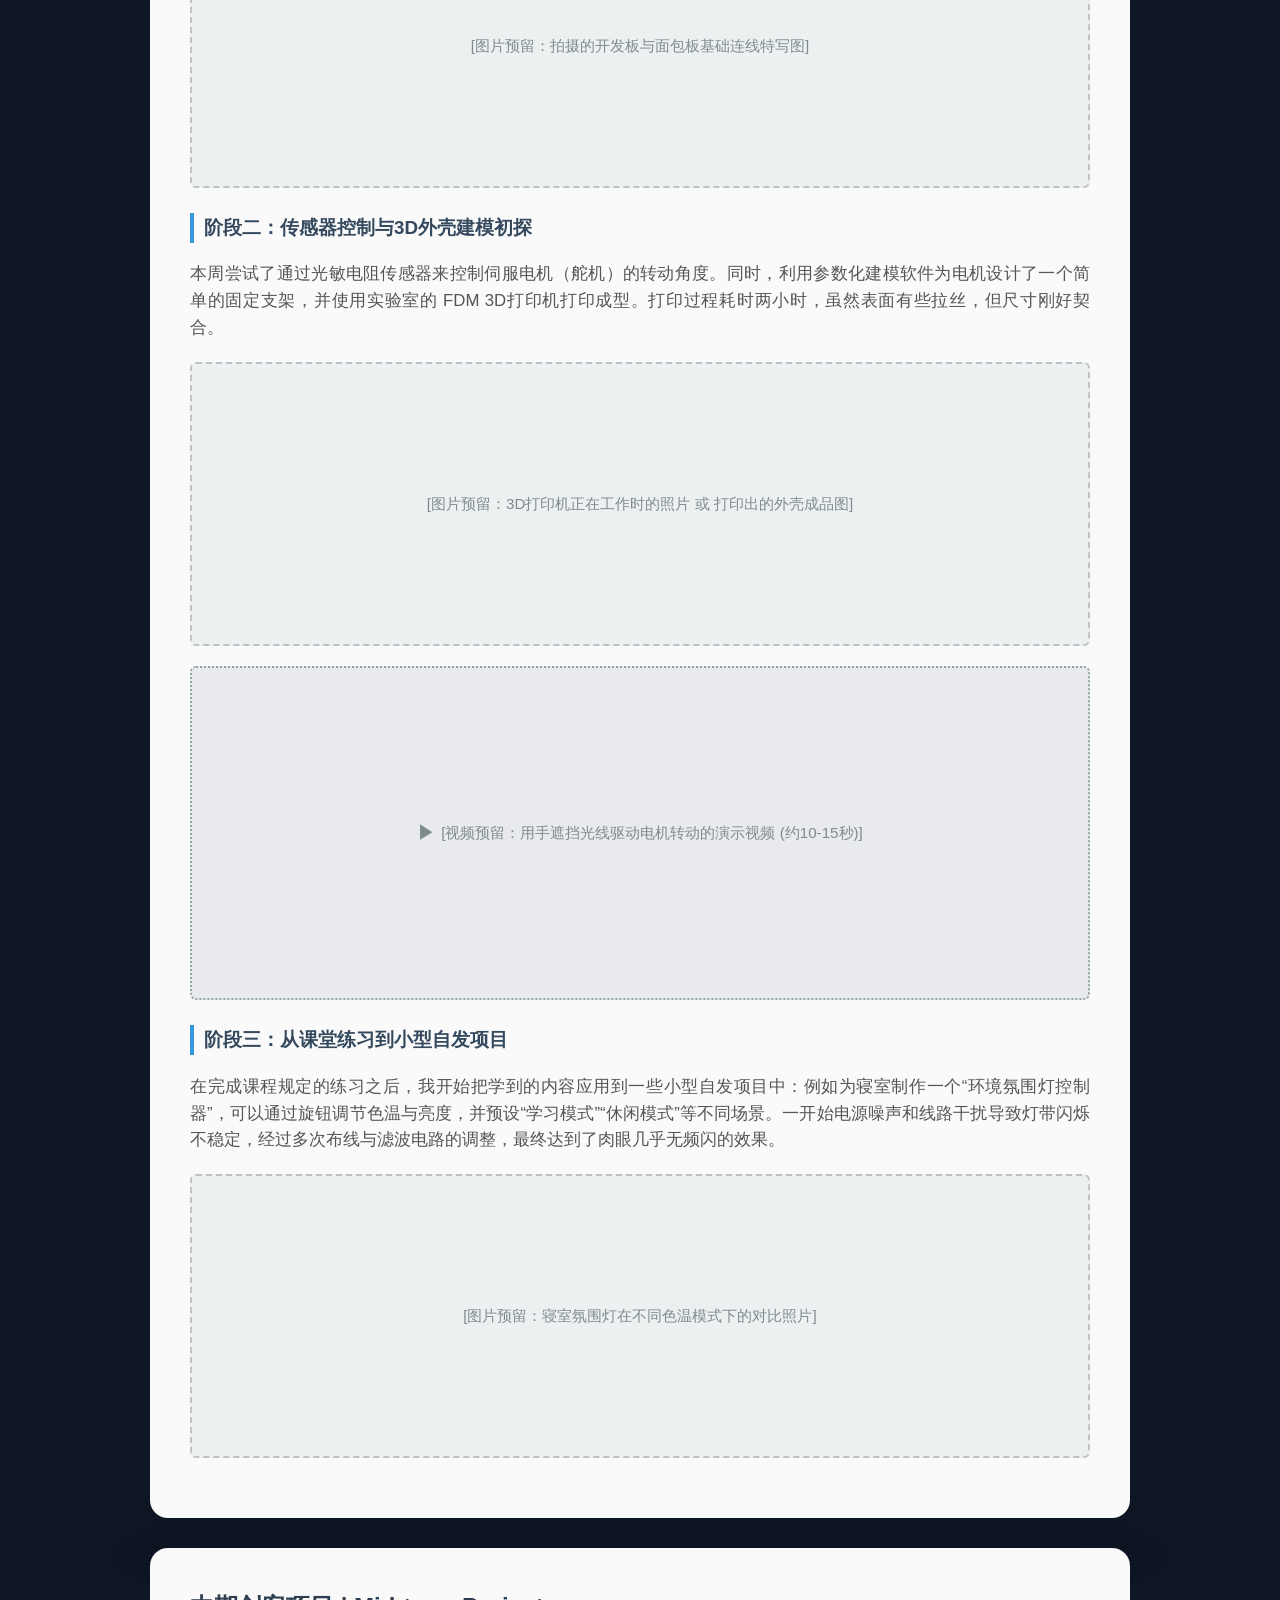
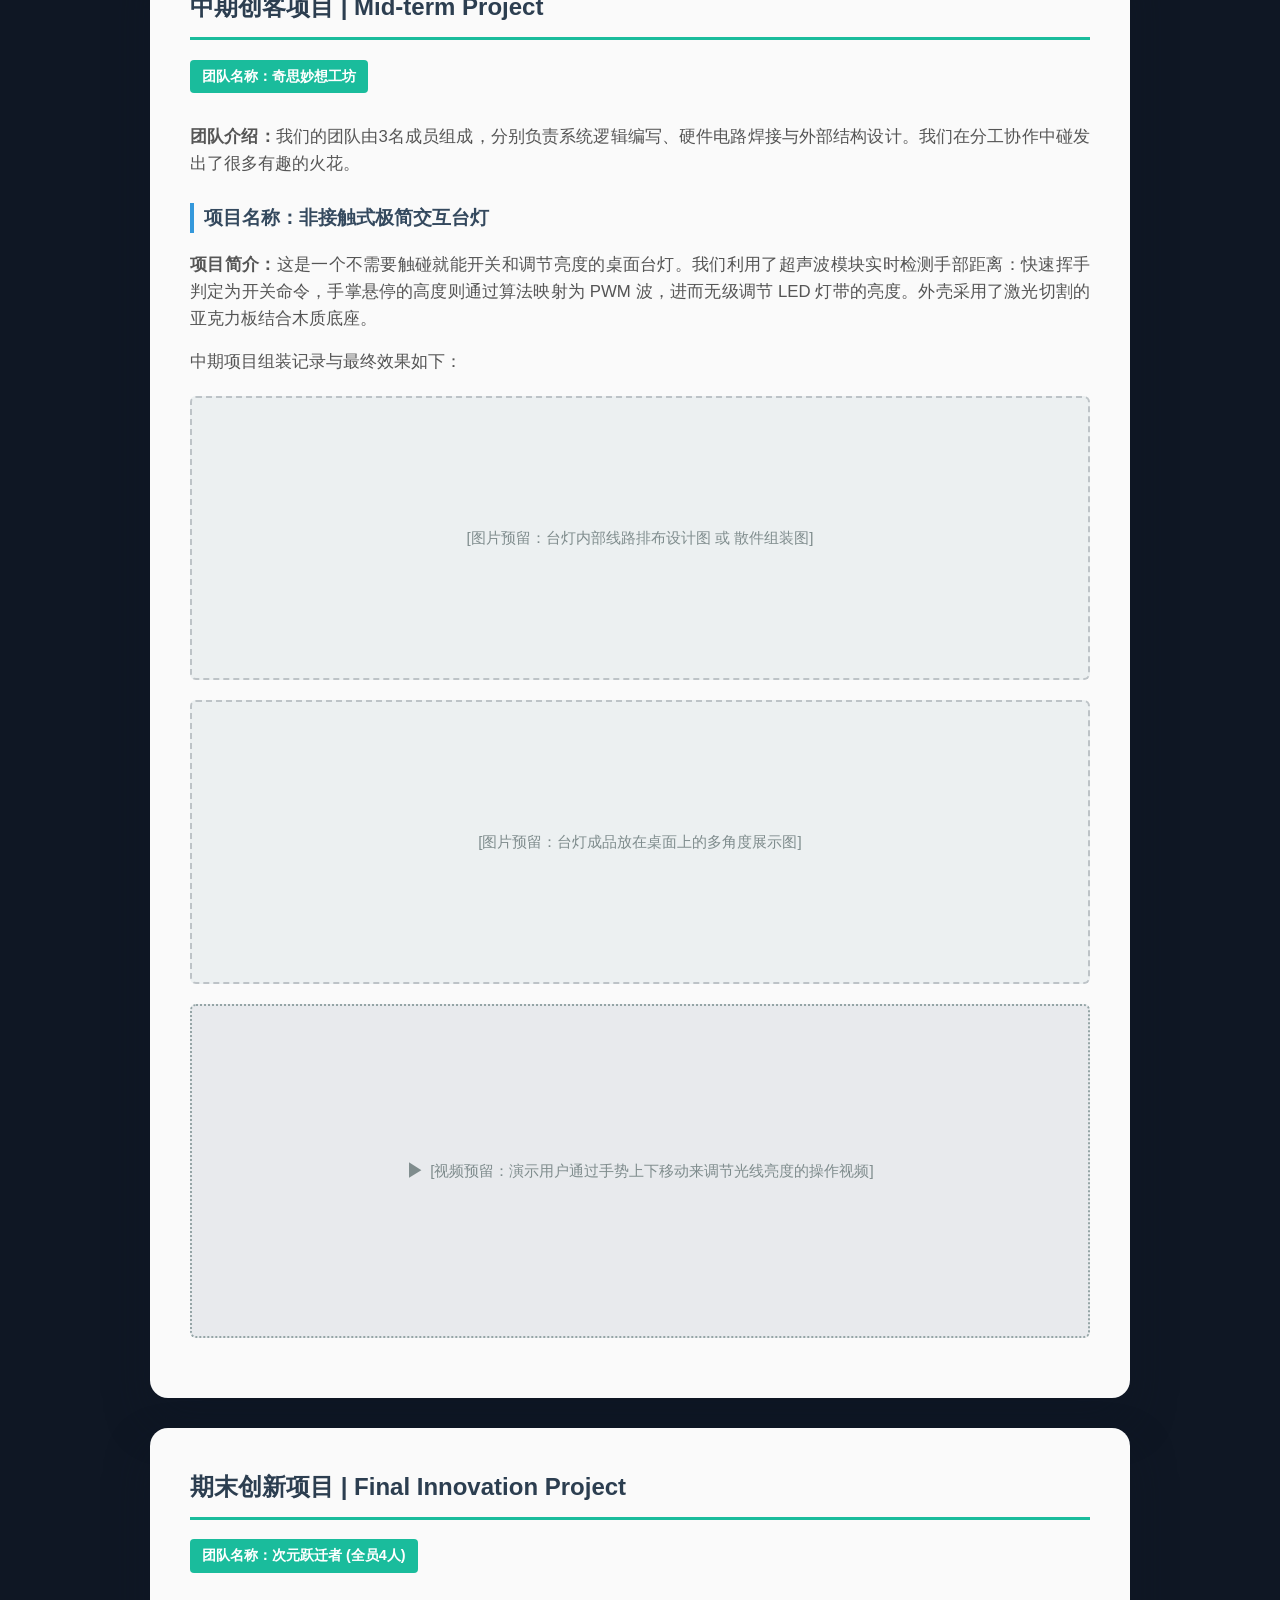
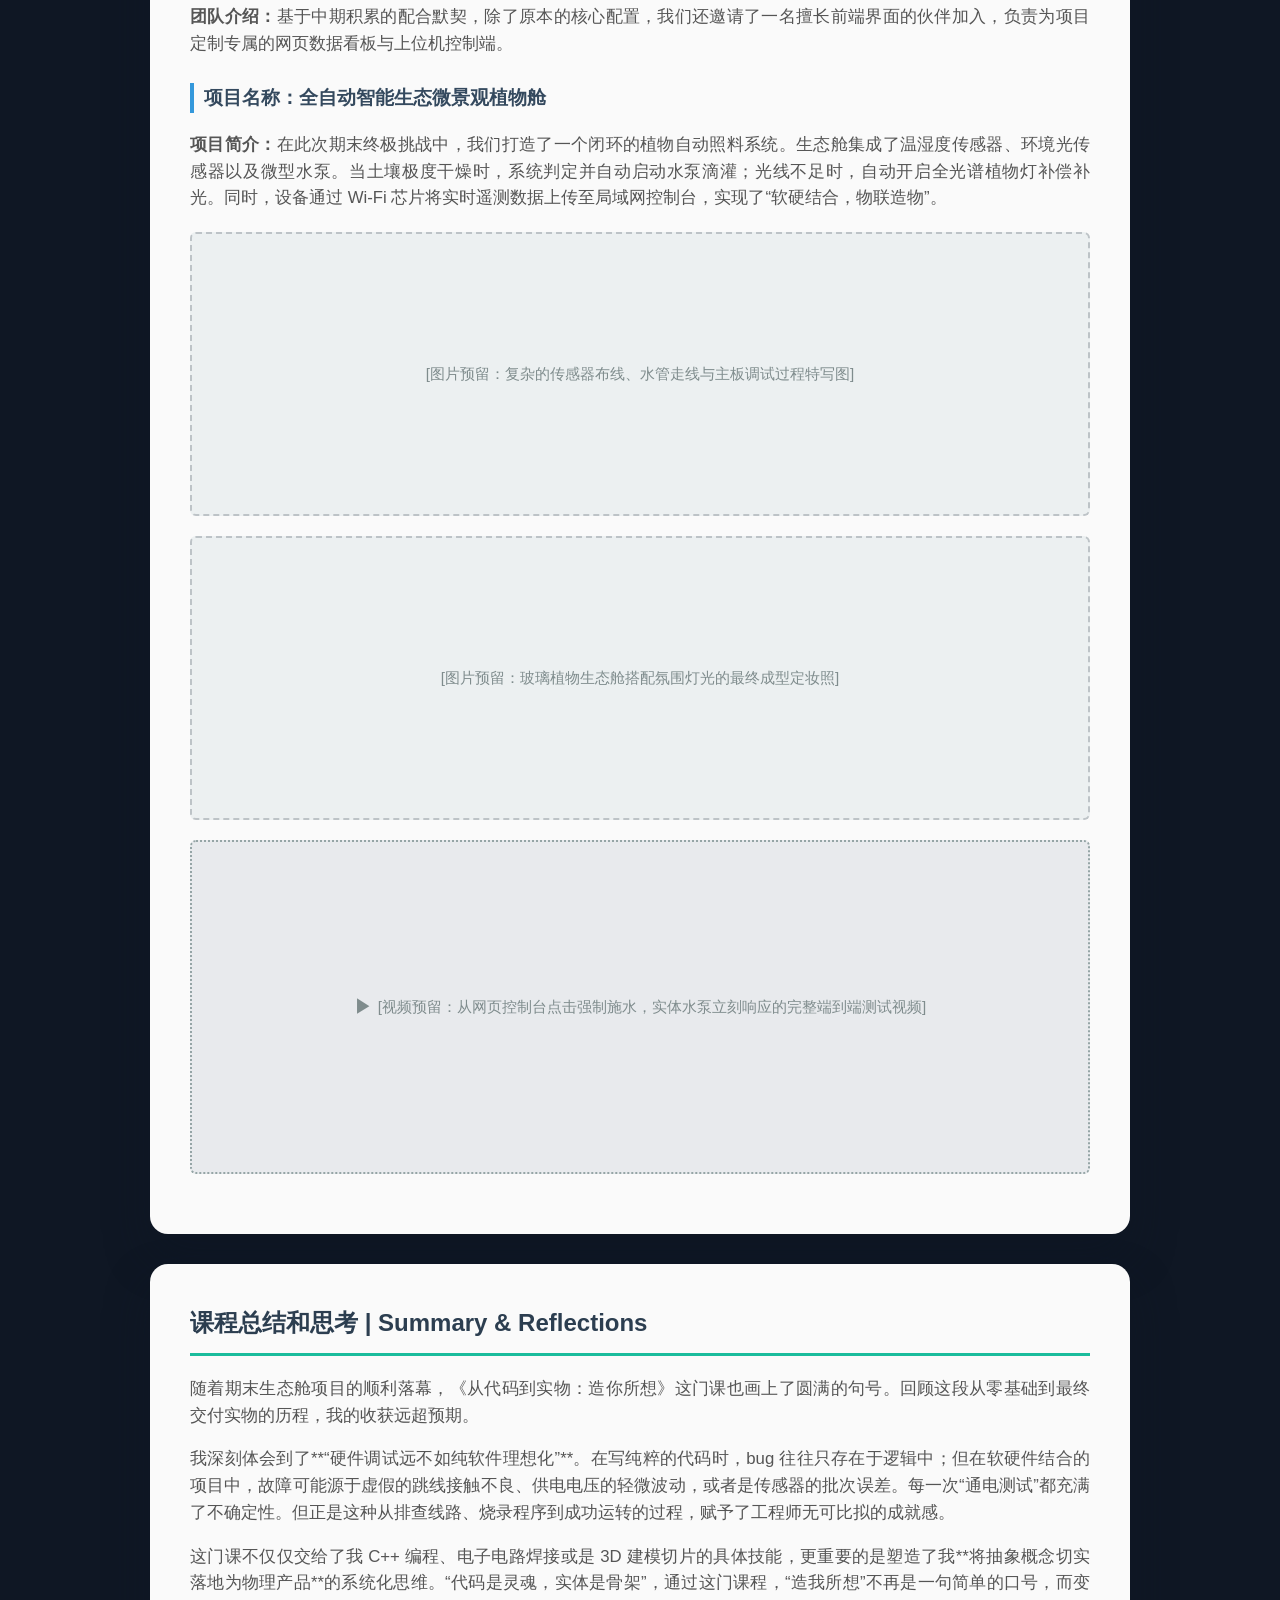
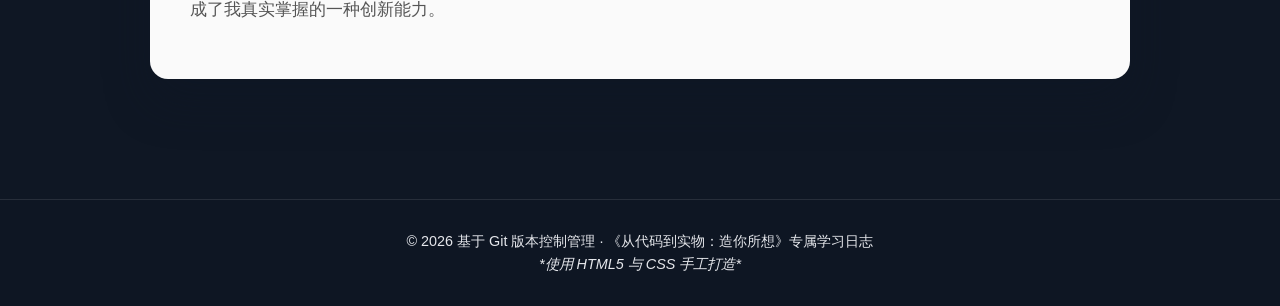
<file: Maker Learning Log.html>
<!DOCTYPE html>
<html lang="zh-CN">
<head>
    <meta charset="UTF-8">
    <meta name="viewport" content="width=device-width, initial-scale=1.0">
    <title>从代码到实物：造你所想 - 学习日志</title>
    <style>
        /* CSS 样式与排版 */
        body { font-family: 'Segoe UI', Tahoma, Geneva, Verdana, sans-serif; line-height: 1.6; color: #333; margin: 0; padding: 0; background-color: #0f1724; position: relative; }
        header { 
            background: linear-gradient(135deg, #1c2833 0%, #2c3e50 40%, #16a085 100%);
            color: #fff; 
            text-align: center; 
            padding: 3.5rem 1rem 3rem; 
            position: relative;
            overflow: hidden;
        }
        header::after {
            content: "";
            position: absolute;
            width: 280px;
            height: 280px;
            border-radius: 50%;
            background: rgba(255,255,255,0.07);
            top: -80px;
            right: -60px;
            filter: blur(1px);
        }
        header h1 { margin: 0 0 10px 0; font-size: 2.4rem; letter-spacing: 2px; }
        header p { margin: 0; opacity: 0.9; font-size: 1.1rem; letter-spacing: 1px; }
        
        nav { background: #34495e; color: #fff; padding: 15px 0; text-align: center; position: sticky; top: 0; z-index: 100; box-shadow: 0 2px 5px rgba(0,0,0,0.2); backdrop-filter: blur(6px); }
        nav a { color: #ecf0f1; text-decoration: none; margin: 0 20px; font-weight: 500; transition: color 0.3s; }
        nav a:hover { color: #1abc9c; }
        
        .container { max-width: 980px; margin: 30px auto; padding: 0 20px 60px; }
        section { background: rgba(255,255,255,0.98); padding: 40px; margin-bottom: 30px; border-radius: 18px; box-shadow: 0 22px 45px rgba(15,23,36,0.35); backdrop-filter: blur(10px); }
        
        h2 { border-bottom: 3px solid #1abc9c; padding-bottom: 10px; color: #2c3e50; margin-top: 0; }
        h3 { color: #34495e; border-left: 4px solid #3498db; padding-left: 10px; margin-top: 25px; }
        p { text-align: justify; margin-bottom: 15px; color: #555; font-size: 1.05rem; }

        /* 图片与视频预留位（占位符）的样式 */
        .media-placeholder { 
            background: #ecf0f1; 
            border: 2px dashed #bdc3c7; 
            border-radius: 6px; 
            padding: 40px 20px; 
            text-align: center; 
            color: #7f8c8d; 
            margin: 20px 0; 
            font-size: 0.95rem;
            display: flex; 
            align-items: center; 
            justify-content: center; 
            min-height: 200px; 
            transition: all 0.3s;
        }
        .media-placeholder:hover { background: #e0e6ed; border-color: #95a5a6; }
        .media-placeholder.video { min-height: 250px; background: #e8eaed; border: 2px dotted #95a5a6; }
        .media-placeholder.video::before { content: '▶ '; font-size: 1.2rem; margin-right: 5px; }

        /* 团队标签 */
        .team-tag { display: inline-block; background: #1abc9c; color: white; padding: 5px 12px; border-radius: 4px; font-size: 0.9em; margin-bottom: 15px; font-weight: bold; }
        
        /* 技能标签 */
        .skill-tags {
            margin-top: 20px;
            display: flex;
            flex-wrap: wrap;
            gap: 10px;
        }
        .skill-tag {
            padding: 6px 14px;
            border-radius: 999px;
            background: rgba(26, 188, 156, 0.12);
            color: #16a085;
            font-size: 0.85rem;
            border: 1px solid rgba(22,160,133,0.4);
            backdrop-filter: blur(6px);
        }

        /* 课程时间线 */
        .timeline {
            margin-top: 20px;
            border-left: 3px solid #1abc9c;
            padding-left: 18px;
        }
        .timeline-item {
            margin-bottom: 18px;
            position: relative;
        }
        .timeline-item::before {
            content: "";
            position: absolute;
            left: -11px;
            top: 6px;
            width: 10px;
            height: 10px;
            border-radius: 50%;
            background: #1abc9c;
            box-shadow: 0 0 0 4px rgba(26,188,156,0.18);
        }
        .timeline-item span {
            display: inline-block;
            font-size: 0.85rem;
            color: #7f8c8d;
            margin-bottom: 3px;
        }
        .timeline-item strong {
            display: block;
            color: #2c3e50;
        }

        /* 回到顶部按钮 */
        .back-to-top {
            position: fixed;
            right: 20px;
            bottom: 25px;
            background: #1abc9c;
            color: #fff;
            padding: 8px 14px;
            border-radius: 999px;
            font-size: 0.85rem;
            text-decoration: none;
            box-shadow: 0 4px 10px rgba(0,0,0,0.18);
            opacity: 0.9;
        }
        .back-to-top:hover {
            opacity: 1;
        }

        html {
            scroll-behavior: smooth;
        }

        /* 粒子背景 Canvas */
        #particles-canvas {
            position: fixed;
            inset: 0;
            z-index: -1;
            background: radial-gradient(circle at top, #1f2937 0, #020617 55%, #000 100%);
        }

        .footer { text-align: center; padding: 30px; color: #7f8c8d; font-size: 0.9em; margin-top: 20px; border-top: 1px solid rgba(255,255,255,0.1); background: rgba(15,23,36,0.9); color: #e5e7eb; }
    </style>
</head>
<body>
    <canvas id="particles-canvas"></canvas>
    <header id="top">
        <h1>从代码到实物：造你所想</h1>
        <p>探索虚拟与现实的边界 —— 谢傲宇的创客学习日志 · HTMLLOG</p>
    </header>

    <!-- 导航栏方便跳转阅读 -->
    <nav>
        <a href="#about">个人介绍</a>
        <a href="#process">日常课程与DIY</a>
        <a href="#midterm">中期创客项目</a>
        <a href="#final">期末创新项目</a>
        <a href="#summary">总结与思考</a>
    </nav>

    <div class="container">
        <!-- 第1部分：个人介绍 -->
        <section id="about">
            <h2>个人介绍 | About Me</h2>
            <p>你好！我是<strong>谢傲宇</strong>，一名对硬件交互和创意编程充满热情的学习者。在加入《从代码到实物：造你所想》这门课程之前，我的世界大部分是由屏幕里纯粹的代码逻辑构成的。但我始终相信，“造物”是令人兴奋的浪漫本能。</p>
            <p>在这里，我希望通过开源电子硬件（如 Arduino 等）、3D建模打印和传感器技术，亲手将我的奇思妙想从代码的虚拟宇宙带入真实的物理世界。这个 Weblog（HTMLLOG）将作为我全流程记录学习与踩坑历程的见证，并通过 Git 进行严谨的版本管理。</p>
            <div class="skill-tags">
                <span class="skill-tag">HTML5 / CSS3 手写页面</span>
                <span class="skill-tag">Git 版本控制</span>
                <span class="skill-tag">3D 建模与打印</span>
                <span class="skill-tag">嵌入式 C/C++ 编程</span>
                <span class="skill-tag">传感器与电路调试</span>
                <span class="skill-tag">人机交互设计</span>
            </div>
            <h3>创作审美与设计方向</h3>
            <p>在网页设计上，我更倾向于干净克制的科技感风格——使用少量高饱和度点缀色配合大面积留白，搭配柔和的阴影和微妙的动效，让读者可以在安静的阅读体验中感受到技术的张力。页面底部的粒子背景，象征着代码中的离散“比特”汇聚成现实世界中可见可触的作品。</p>
            <p>无论是焊接电路、调整 3D 模型的倒角，还是为网页上的每一个像素选色，我都希望它们是“有温度”的。这份 HTMLLOG 不只是作业文档，而是我在 2026 春天这一段成长轨迹的数字化纪念。</p>
        </section>

        <!-- 第2部分：课程过程与日常DIY成果 -->
        <section id="process">
            <h2>课程过程与DIY成果 | Course Process & Daily DIY</h2>
            
            <h3>课程进度一览（节选）</h3>
            <div class="timeline">
                <div class="timeline-item">
                    <span>第1周 · 2026-03-03 / 03-04</span>
                    <strong>概述 &amp; GIT + HTMLLOG 实践</strong>
                    完成本 weblog 的初始搭建与 Git 仓库初始化，为后续所有作品建立统一的数字学习档案。
                </div>
                <div class="timeline-item">
                    <span>第2–3周 · 3D建模与3D打印</span>
                    <strong>从立方体到复杂曲面外壳</strong>
                    练习参数化建模，输出 STL 文件并完成多次切片与打印调参，逐步优化结构强度与外观质量。
                </div>
                <div class="timeline-item">
                    <span>第4–6周 · 嵌入式计算与电子制作</span>
                    <strong>从点亮 LED 到传感器网络</strong>
                    搭建基础电路、调试传感器与执行机构，为中期和期末创客项目夯实技术基础。
                </div>
            </div>
            
            <h3>阶段一：点亮第一盏“灯”与基础电路</h3>
            <p>这是我初次接触微控制器。虽然只是让开发板输出高低电平，但当看到 LED 灯在面包板上随着我编写的 C++ 循环代码规律闪烁时，那种“掌控物理世界”的奇妙感觉令人难以忘怀。我还学习了如何计算电阻阻值以防止元件烧毁。</p>
            <div class="media-placeholder">
                [图片预留：拍摄的开发板与面包板基础连线特写图]
            </div>

            <h3>阶段二：传感器控制与3D外壳建模初探</h3>
            <p>本周尝试了通过光敏电阻传感器来控制伺服电机（舵机）的转动角度。同时，利用参数化建模软件为电机设计了一个简单的固定支架，并使用实验室的 FDM 3D打印机打印成型。打印过程耗时两小时，虽然表面有些拉丝，但尺寸刚好契合。</p>
            <div class="media-placeholder">
                [图片预留：3D打印机正在工作时的照片 或 打印出的外壳成品图]
            </div>
            <div class="media-placeholder video">
                [视频预留：用手遮挡光线驱动电机转动的演示视频 (约10-15秒)]
            </div>
            
            <h3>阶段三：从课堂练习到小型自发项目</h3>
            <p>在完成课程规定的练习之后，我开始把学到的内容应用到一些小型自发项目中：例如为寝室制作一个“环境氛围灯控制器”，可以通过旋钮调节色温与亮度，并预设“学习模式”“休闲模式”等不同场景。一开始电源噪声和线路干扰导致灯带闪烁不稳定，经过多次布线与滤波电路的调整，最终达到了肉眼几乎无频闪的效果。</p>
            <div class="media-placeholder">
                [图片预留：寝室氛围灯在不同色温模式下的对比照片]
            </div>
        </section>

        <!-- 第3部分：中期创客项目 -->
        <section id="midterm">
            <h2>中期创客项目 | Mid-term Project</h2>
            <div class="team-tag">团队名称：奇思妙想工坊</div>
            <p><strong>团队介绍：</strong>我们的团队由3名成员组成，分别负责系统逻辑编写、硬件电路焊接与外部结构设计。我们在分工协作中碰发出了很多有趣的火花。</p>
            
            <h3>项目名称：非接触式极简交互台灯</h3>
            <p><strong>项目简介：</strong>这是一个不需要触碰就能开关和调节亮度的桌面台灯。我们利用了超声波模块实时检测手部距离：快速挥手判定为开关命令，手掌悬停的高度则通过算法映射为 PWM 波，进而无级调节 LED 灯带的亮度。外壳采用了激光切割的亚克力板结合木质底座。</p>
            
            <p>中期项目组装记录与最终效果如下：</p>
            <div class="media-placeholder">
                [图片预留：台灯内部线路排布设计图 或 散件组装图]
            </div>
            <div class="media-placeholder">
                [图片预留：台灯成品放在桌面上的多角度展示图]
            </div>
            <div class="media-placeholder video">
                [视频预留：演示用户通过手势上下移动来调节光线亮度的操作视频]
            </div>
        </section>

        <!-- 第4部分：期末创新项目 -->
        <section id="final">
            <h2>期末创新项目 | Final Innovation Project</h2>
            <div class="team-tag">团队名称：次元跃迁者 (全员4人)</div>
            <p><strong>团队介绍：</strong>基于中期积累的配合默契，除了原本的核心配置，我们还邀请了一名擅长前端界面的伙伴加入，负责为项目定制专属的网页数据看板与上位机控制端。</p>

            <h3>项目名称：全自动智能生态微景观植物舱</h3>
            <p><strong>项目简介：</strong>在此次期末终极挑战中，我们打造了一个闭环的植物自动照料系统。生态舱集成了温湿度传感器、环境光传感器以及微型水泵。当土壤极度干燥时，系统判定并自动启动水泵滴灌；光线不足时，自动开启全光谱植物灯补偿补光。同时，设备通过 Wi-Fi 芯片将实时遥测数据上传至局域网控制台，实现了“软硬结合，物联造物”。</p>

            <div class="media-placeholder">
                [图片预留：复杂的传感器布线、水管走线与主板调试过程特写图]
            </div>
            <div class="media-placeholder">
                [图片预留：玻璃植物生态舱搭配氛围灯光的最终成型定妆照]
            </div>
            <div class="media-placeholder video">
                [视频预留：从网页控制台点击强制施水，实体水泵立刻响应的完整端到端测试视频]
            </div>
        </section>

        <!-- 第5部分：总结与思考 -->
        <section id="summary">
            <h2>课程总结和思考 | Summary & Reflections</h2>
            <p>随着期末生态舱项目的顺利落幕，《从代码到实物：造你所想》这门课也画上了圆满的句号。回顾这段从零基础到最终交付实物的历程，我的收获远超预期。</p>
            <p>我深刻体会到了**“硬件调试远不如纯软件理想化”**。在写纯粹的代码时，bug 往往只存在于逻辑中；但在软硬件结合的项目中，故障可能源于虚假的跳线接触不良、供电电压的轻微波动，或者是传感器的批次误差。每一次“通电测试”都充满了不确定性。但正是这种从排查线路、烧录程序到成功运转的过程，赋予了工程师无可比拟的成就感。</p>
            <p>这门课不仅仅交给了我 C++ 编程、电子电路焊接或是 3D 建模切片的具体技能，更重要的是塑造了我**将抽象概念切实落地为物理产品**的系统化思维。“代码是灵魂，实体是骨架”，通过这门课程，“造我所想”不再是一句简单的口号，而变成了我真实掌握的一种创新能力。</p>
        </section>
    </div>

    <!-- 页脚版权与信息 -->
    <div class="footer">
        &copy; 2026 基于 Git 版本控制管理 · 《从代码到实物：造你所想》专属学习日志<br>
        <i>*使用 HTML5 与 CSS 手工打造*</i>
    </div>

    <a href="#top" class="back-to-top">回到顶部 ↑</a>

    <script>
        // 简单粒子背景渲染（原生 JS）
        (function () {
            const canvas = document.getElementById('particles-canvas');
            if (!canvas) return;
            const ctx = canvas.getContext('2d');
            let width, height, particles;

            function resize() {
                width = canvas.width = window.innerWidth;
                height = canvas.height = window.innerHeight;
                initParticles();
            }

            function initParticles() {
                const count = Math.floor((width * height) / 18000);
                particles = [];
                for (let i = 0; i < count; i++) {
                    particles.push({
                        x: Math.random() * width,
                        y: Math.random() * height,
                        vx: (Math.random() - 0.5) * 0.4,
                        vy: (Math.random() - 0.5) * 0.4,
                        r: 1 + Math.random() * 1.5,
                        alpha: 0.3 + Math.random() * 0.4
                    });
                }
            }

            function step() {
                ctx.clearRect(0, 0, width, height);
                for (let i = 0; i < particles.length; i++) {
                    const p = particles[i];
                    p.x += p.vx;
                    p.y += p.vy;
                    if (p.x < 0 || p.x > width) p.vx *= -1;
                    if (p.y < 0 || p.y > height) p.vy *= -1;

                    ctx.beginPath();
                    const gradient = ctx.createRadialGradient(p.x, p.y, 0, p.x, p.y, p.r * 3);
                    gradient.addColorStop(0, 'rgba(148, 163, 184,' + p.alpha + ')');
                    gradient.addColorStop(1, 'rgba(15,23,42,0)');
                    ctx.fillStyle = gradient;
                    ctx.arc(p.x, p.y, p.r * 3, 0, Math.PI * 2);
                    ctx.fill();
                }
                requestAnimationFrame(step);
            }

            window.addEventListener('resize', resize);
            resize();
            requestAnimationFrame(step);
        })();
    </script>
</body>
</html>
</file>
<file: 3D设计和3D打印文创作品开发/html/style.css>
:root {
  --bg: #f6f3ee;
  --paper: #fffdfa;
  --ink: #1d1d1f;
  --muted: #6b625a;
  --line: #e6ddd3;
  --brand: #9f1f2c;
  --brand-deep: #6e1320;
  --shadow: 0 14px 40px rgba(43, 28, 14, 0.08);
  --radius: 22px;
}

* {
  box-sizing: border-box;
}

html {
  scroll-behavior: smooth;
}

body {
  margin: 0;
  color: var(--ink);
  background:
    radial-gradient(circle at top left, rgba(159, 31, 44, 0.12), transparent 24rem),
    linear-gradient(180deg, #fbf8f3 0%, var(--bg) 48%, #f1ece4 100%);
  font-family: "Segoe UI", "PingFang SC", "Microsoft YaHei", sans-serif;
  line-height: 1.7;
}

img {
  max-width: 100%;
  display: block;
  border-radius: 16px;
}

a {
  color: var(--brand-deep);
}

code {
  padding: 0.12rem 0.35rem;
  background: #f3ece3;
  border-radius: 6px;
  font-family: "Cascadia Code", Consolas, monospace;
}

.hero {
  padding: 72px 24px 44px;
}

.hero__inner {
  max-width: 1120px;
  margin: 0 auto;
  padding: 36px;
  border: 1px solid rgba(255, 255, 255, 0.7);
  border-radius: 32px;
  color: #fff8f2;
  background:
    linear-gradient(135deg, rgba(159, 31, 44, 0.95), rgba(110, 19, 32, 0.92)),
    linear-gradient(90deg, rgba(255, 255, 255, 0.06), rgba(255, 255, 255, 0));
  box-shadow: var(--shadow);
}

.eyebrow {
  margin: 0 0 8px;
  letter-spacing: 0.12em;
  text-transform: uppercase;
  font-size: 0.9rem;
  opacity: 0.84;
}

.hero h1 {
  margin: 0;
  font-size: clamp(2.2rem, 4vw, 4.5rem);
  line-height: 1.05;
}

.lead {
  max-width: 780px;
  margin: 18px 0 0;
  font-size: 1.08rem;
}

.hero__meta {
  display: flex;
  flex-wrap: wrap;
  gap: 12px;
  margin-top: 24px;
}

.hero__meta span {
  padding: 10px 14px;
  border-radius: 999px;
  background: rgba(255, 255, 255, 0.14);
  border: 1px solid rgba(255, 255, 255, 0.18);
  backdrop-filter: blur(8px);
}

.page {
  display: grid;
  grid-template-columns: 280px minmax(0, 1fr);
  gap: 28px;
  max-width: 1120px;
  margin: 0 auto;
  padding: 0 24px 56px;
}

.toc {
  position: sticky;
  top: 22px;
  align-self: start;
  padding: 24px;
  border: 1px solid var(--line);
  border-radius: var(--radius);
  background: rgba(255, 253, 250, 0.88);
  box-shadow: var(--shadow);
}

.toc h2 {
  margin: 0 0 12px;
  font-size: 1.1rem;
}

.toc a {
  display: block;
  padding: 8px 0;
  text-decoration: none;
  color: var(--muted);
}

.toc a:hover {
  color: var(--brand);
}

.content {
  min-width: 0;
}

.section {
  margin-bottom: 28px;
  padding: 30px;
  border: 1px solid var(--line);
  border-radius: var(--radius);
  background: rgba(255, 253, 250, 0.95);
  box-shadow: var(--shadow);
}

.section h2 {
  margin-top: 0;
  margin-bottom: 16px;
  font-size: 1.8rem;
}

.section h3 {
  margin-top: 0;
  margin-bottom: 10px;
  font-size: 1.05rem;
}

.card-grid {
  display: grid;
  grid-template-columns: repeat(3, minmax(0, 1fr));
  gap: 16px;
}

.card,
.panel,
.checklist__item {
  padding: 18px;
  border: 1px solid var(--line);
  border-radius: 18px;
  background: linear-gradient(180deg, #fffefc, #f8f3ec);
}

.checklist {
  display: grid;
  grid-template-columns: repeat(2, minmax(0, 1fr));
  gap: 14px;
}

.quote {
  margin-top: 20px;
  padding: 18px 20px;
  border-left: 4px solid var(--brand);
  border-radius: 14px;
  background: #f8efe8;
  color: var(--brand-deep);
  font-weight: 600;
}

.timeline {
  margin: 0;
  padding-left: 20px;
}

.timeline li + li {
  margin-top: 14px;
}

.gallery {
  display: grid;
  grid-template-columns: repeat(2, minmax(0, 1fr));
  gap: 16px;
}

.gallery__item {
  margin: 0;
}

.gallery__item img {
  width: 100%;
  height: 100%;
  object-fit: cover;
  border: 1px solid var(--line);
}

.gallery__item figcaption {
  padding-top: 10px;
  color: var(--muted);
  font-size: 0.95rem;
}

.gallery__item--wide {
  grid-column: span 2;
}

.gallery__item--tall {
  grid-row: span 2;
}

.split {
  display: grid;
  grid-template-columns: repeat(2, minmax(0, 1fr));
  gap: 16px;
}

.spec {
  width: 100%;
  margin-top: 18px;
  border-collapse: collapse;
  overflow: hidden;
  border-radius: 18px;
}

.spec th,
.spec td {
  padding: 14px 16px;
  border: 1px solid var(--line);
  text-align: left;
  vertical-align: top;
}

.spec th {
  width: 220px;
  background: #f7efe7;
}

.files {
  padding-left: 20px;
}

.footnote {
  margin-bottom: 0;
  color: var(--muted);
}

@media (max-width: 980px) {
  .page {
    grid-template-columns: 1fr;
  }

  .toc {
    position: static;
  }

  .card-grid,
  .checklist,
  .split,
  .gallery {
    grid-template-columns: 1fr;
  }

  .gallery__item--wide,
  .gallery__item--tall {
    grid-column: auto;
    grid-row: auto;
  }
}

@media (max-width: 640px) {
  .hero {
    padding: 28px 14px 20px;
  }

  .hero__inner,
  .section,
  .toc {
    padding: 20px;
    border-radius: 20px;
  }

  .page {
    padding: 0 14px 28px;
  }
}
</file>
<file: 3维建模/html/style.css>
:root {
  --bg: #f3f0ea;
  --paper: #fffdfa;
  --ink: #1f1d1a;
  --muted: #6f675f;
  --line: #e6ddd2;
  --brand: #8e1d2a;
  --brand-2: #6d5230;
  --shadow: 0 16px 36px rgba(47, 30, 12, 0.08);
  --radius: 22px;
}

* {
  box-sizing: border-box;
}

body {
  margin: 0;
  color: var(--ink);
  background:
    radial-gradient(circle at top right, rgba(142, 29, 42, 0.11), transparent 18rem),
    linear-gradient(180deg, #faf7f2 0%, var(--bg) 50%, #eee6db 100%);
  font-family: "Segoe UI", "PingFang SC", "Microsoft YaHei", sans-serif;
  line-height: 1.72;
}

img {
  max-width: 100%;
  display: block;
  border-radius: 16px;
}

a {
  color: var(--brand);
}

code {
  padding: 0.12rem 0.35rem;
  background: #f3ece3;
  border-radius: 6px;
  font-family: "Cascadia Code", Consolas, monospace;
}

.hero {
  padding: 68px 24px 36px;
}

.hero__inner {
  max-width: 1120px;
  margin: 0 auto;
  padding: 34px;
  border-radius: 30px;
  color: #fffaf6;
  background:
    linear-gradient(135deg, rgba(142, 29, 42, 0.96), rgba(109, 82, 48, 0.9));
  box-shadow: var(--shadow);
}

.eyebrow {
  margin: 0 0 8px;
  font-size: 0.92rem;
  text-transform: uppercase;
  letter-spacing: 0.12em;
  opacity: 0.84;
}

.hero h1 {
  margin: 0;
  font-size: clamp(2.1rem, 4vw, 4rem);
  line-height: 1.08;
}

.lead {
  max-width: 820px;
  margin: 16px 0 0;
  font-size: 1.08rem;
}

.meta {
  display: flex;
  flex-wrap: wrap;
  gap: 12px;
  margin-top: 22px;
}

.meta span {
  padding: 10px 14px;
  border-radius: 999px;
  background: rgba(255, 255, 255, 0.14);
  border: 1px solid rgba(255, 255, 255, 0.2);
}

.page {
  display: grid;
  grid-template-columns: 280px minmax(0, 1fr);
  gap: 26px;
  max-width: 1120px;
  margin: 0 auto;
  padding: 0 24px 52px;
}

.toc,
.section {
  border: 1px solid var(--line);
  border-radius: var(--radius);
  background: rgba(255, 253, 250, 0.95);
  box-shadow: var(--shadow);
}

.toc {
  position: sticky;
  top: 20px;
  align-self: start;
  padding: 22px;
}

.toc h2 {
  margin: 0 0 10px;
  font-size: 1.08rem;
}

.toc a {
  display: block;
  padding: 8px 0;
  text-decoration: none;
  color: var(--muted);
}

.section {
  margin-bottom: 26px;
  padding: 28px;
}

.section h2 {
  margin-top: 0;
  margin-bottom: 16px;
  font-size: 1.78rem;
}

.grid-2,
.grid-3,
.gallery {
  display: grid;
  gap: 16px;
}

.grid-2 {
  grid-template-columns: repeat(2, minmax(0, 1fr));
}

.grid-3 {
  grid-template-columns: repeat(3, minmax(0, 1fr));
}

.card {
  padding: 18px;
  border: 1px solid var(--line);
  border-radius: 18px;
  background: linear-gradient(180deg, #fffefc, #f7f1e7);
}

.gallery {
  grid-template-columns: repeat(2, minmax(0, 1fr));
}

.gallery figure {
  margin: 0;
}

.gallery figcaption {
  padding-top: 10px;
  color: var(--muted);
  font-size: 0.94rem;
}

.wide {
  grid-column: span 2;
}

.table {
  width: 100%;
  border-collapse: collapse;
  border-radius: 16px;
  overflow: hidden;
}

.table th,
.table td {
  padding: 12px 14px;
  border: 1px solid var(--line);
  text-align: left;
  vertical-align: top;
}

.table th {
  width: 220px;
  background: #f6eee5;
}

.files {
  padding-left: 20px;
}

@media (max-width: 980px) {
  .page {
    grid-template-columns: 1fr;
  }

  .toc {
    position: static;
  }

  .grid-2,
  .grid-3,
  .gallery {
    grid-template-columns: 1fr;
  }

  .wide {
    grid-column: auto;
  }
}

@media (max-width: 640px) {
  .hero {
    padding: 26px 14px 18px;
  }

  .hero__inner,
  .toc,
  .section {
    padding: 20px;
    border-radius: 20px;
  }

  .page {
    padding: 0 14px 28px;
  }
}
</file>
<file: PCB/html/style.css>
:root {
  --bg: #f4efe7;
  --paper: #fffdf9;
  --ink: #1d1c1a;
  --muted: #6f665d;
  --line: #e6ddd2;
  --brand: #8f1d2b;
  --brand-2: #15395f;
  --card: linear-gradient(180deg, #fffdf9, #f7f1e7);
  --shadow: 0 16px 36px rgba(46, 28, 12, 0.08);
  --radius: 22px;
}

* {
  box-sizing: border-box;
}

html {
  scroll-behavior: smooth;
}

body {
  margin: 0;
  color: var(--ink);
  background:
    radial-gradient(circle at top left, rgba(143, 29, 43, 0.12), transparent 20rem),
    linear-gradient(180deg, #faf7f1 0%, var(--bg) 52%, #efe7dc 100%);
  font-family: "Segoe UI", "PingFang SC", "Microsoft YaHei", sans-serif;
  line-height: 1.72;
}

img {
  max-width: 100%;
  display: block;
  border-radius: 16px;
}

a {
  color: var(--brand-2);
}

code {
  padding: 0.12rem 0.35rem;
  background: #f3ece3;
  border-radius: 6px;
  font-family: "Cascadia Code", Consolas, monospace;
}

.hero {
  padding: 68px 24px 36px;
}

.hero__inner {
  max-width: 1120px;
  margin: 0 auto;
  padding: 34px;
  border-radius: 30px;
  color: #fffaf6;
  background:
    linear-gradient(135deg, rgba(143, 29, 43, 0.95), rgba(21, 57, 95, 0.9));
  box-shadow: var(--shadow);
}

.eyebrow {
  margin: 0 0 8px;
  font-size: 0.92rem;
  text-transform: uppercase;
  letter-spacing: 0.12em;
  opacity: 0.84;
}

.hero h1 {
  margin: 0;
  font-size: clamp(2.1rem, 4vw, 4rem);
  line-height: 1.08;
}

.lead {
  max-width: 780px;
  margin: 16px 0 0;
  font-size: 1.08rem;
}

.meta {
  display: flex;
  flex-wrap: wrap;
  gap: 12px;
  margin-top: 22px;
}

.meta span {
  padding: 10px 14px;
  border-radius: 999px;
  background: rgba(255, 255, 255, 0.14);
  border: 1px solid rgba(255, 255, 255, 0.2);
}

.page {
  display: grid;
  grid-template-columns: 280px minmax(0, 1fr);
  gap: 26px;
  max-width: 1120px;
  margin: 0 auto;
  padding: 0 24px 52px;
}

.toc,
.section {
  border: 1px solid var(--line);
  border-radius: var(--radius);
  background: rgba(255, 253, 249, 0.95);
  box-shadow: var(--shadow);
}

.toc {
  position: sticky;
  top: 20px;
  align-self: start;
  padding: 22px;
}

.toc h2 {
  margin: 0 0 10px;
  font-size: 1.08rem;
}

.toc a {
  display: block;
  padding: 8px 0;
  text-decoration: none;
  color: var(--muted);
}

.toc a:hover {
  color: var(--brand);
}

.section {
  margin-bottom: 26px;
  padding: 28px;
}

.section h2 {
  margin-top: 0;
  margin-bottom: 16px;
  font-size: 1.78rem;
}

.section h3 {
  margin-top: 0;
  margin-bottom: 10px;
  font-size: 1.06rem;
}

.grid-2,
.grid-3,
.gallery {
  display: grid;
  gap: 16px;
}

.grid-2 {
  grid-template-columns: repeat(2, minmax(0, 1fr));
}

.grid-3 {
  grid-template-columns: repeat(3, minmax(0, 1fr));
}

.card {
  padding: 18px;
  border: 1px solid var(--line);
  border-radius: 18px;
  background: var(--card);
}

.gallery {
  grid-template-columns: repeat(2, minmax(0, 1fr));
}

.gallery figure {
  margin: 0;
}

.gallery figcaption {
  padding-top: 10px;
  color: var(--muted);
  font-size: 0.94rem;
}

.wide {
  grid-column: span 2;
}

.timeline {
  margin: 0;
  padding-left: 20px;
}

.timeline li + li {
  margin-top: 14px;
}

.table {
  width: 100%;
  border-collapse: collapse;
  border-radius: 16px;
  overflow: hidden;
}

.table th,
.table td {
  padding: 12px 14px;
  border: 1px solid var(--line);
  text-align: left;
  vertical-align: top;
}

.table th {
  width: 200px;
  background: #f6eee5;
}

.pill-list {
  display: flex;
  flex-wrap: wrap;
  gap: 10px;
}

.pill-list span {
  padding: 8px 12px;
  border-radius: 999px;
  border: 1px solid var(--line);
  background: #faf3eb;
}

.files {
  padding-left: 20px;
}

.back {
  margin-bottom: 16px;
  display: inline-block;
}

@media (max-width: 980px) {
  .page {
    grid-template-columns: 1fr;
  }

  .toc {
    position: static;
  }

  .grid-2,
  .grid-3,
  .gallery {
    grid-template-columns: 1fr;
  }

  .wide {
    grid-column: auto;
  }
}

@media (max-width: 640px) {
  .hero {
    padding: 26px 14px 18px;
  }

  .hero__inner,
  .toc,
  .section {
    padding: 20px;
    border-radius: 20px;
  }

  .page {
    padding: 0 14px 28px;
  }
}
</file>
<file: 嵌入式入门学习/html/style.css>
:root {
  --bg: #f3efe8;
  --paper: #fffdfa;
  --ink: #1e1d1a;
  --muted: #6c655d;
  --line: #e4ddd3;
  --brand: #0d6b66;
  --brand-2: #8f1d2b;
  --shadow: 0 16px 36px rgba(37, 28, 18, 0.08);
  --radius: 22px;
}

* { box-sizing: border-box; }

body {
  margin: 0;
  color: var(--ink);
  background:
    radial-gradient(circle at top left, rgba(13, 107, 102, 0.12), transparent 20rem),
    linear-gradient(180deg, #faf7f2 0%, var(--bg) 52%, #eee6db 100%);
  font-family: "Segoe UI", "PingFang SC", "Microsoft YaHei", sans-serif;
  line-height: 1.72;
}

img, video { max-width: 100%; display: block; border-radius: 16px; }
a { color: var(--brand); }
code {
  padding: 0.12rem 0.35rem;
  background: #f3ece3;
  border-radius: 6px;
  font-family: "Cascadia Code", Consolas, monospace;
}

.hero { padding: 68px 24px 36px; }
.hero__inner {
  max-width: 1120px;
  margin: 0 auto;
  padding: 34px;
  border-radius: 30px;
  color: #fffaf6;
  background: linear-gradient(135deg, rgba(13, 107, 102, 0.96), rgba(143, 29, 43, 0.9));
  box-shadow: var(--shadow);
}
.eyebrow {
  margin: 0 0 8px;
  font-size: 0.92rem;
  text-transform: uppercase;
  letter-spacing: 0.12em;
  opacity: 0.84;
}
.hero h1 {
  margin: 0;
  font-size: clamp(2.1rem, 4vw, 4rem);
  line-height: 1.08;
}
.lead { max-width: 820px; margin: 16px 0 0; font-size: 1.08rem; }
.meta {
  display: flex;
  flex-wrap: wrap;
  gap: 12px;
  margin-top: 22px;
}
.meta span {
  padding: 10px 14px;
  border-radius: 999px;
  background: rgba(255,255,255,0.14);
  border: 1px solid rgba(255,255,255,0.2);
}

.page {
  display: grid;
  grid-template-columns: 280px minmax(0, 1fr);
  gap: 26px;
  max-width: 1120px;
  margin: 0 auto;
  padding: 0 24px 52px;
}
.toc, .section {
  border: 1px solid var(--line);
  border-radius: var(--radius);
  background: rgba(255,253,250,0.95);
  box-shadow: var(--shadow);
}
.toc {
  position: sticky;
  top: 20px;
  align-self: start;
  padding: 22px;
}
.toc h2 { margin: 0 0 10px; font-size: 1.08rem; }
.toc a {
  display: block;
  padding: 8px 0;
  text-decoration: none;
  color: var(--muted);
}

.section { margin-bottom: 26px; padding: 28px; }
.section h2 { margin-top: 0; margin-bottom: 16px; font-size: 1.78rem; }

.grid-2, .grid-3, .gallery {
  display: grid;
  gap: 16px;
}
.grid-2 { grid-template-columns: repeat(2, minmax(0, 1fr)); }
.grid-3 { grid-template-columns: repeat(3, minmax(0, 1fr)); }
.gallery { grid-template-columns: repeat(2, minmax(0, 1fr)); }

.card {
  padding: 18px;
  border: 1px solid var(--line);
  border-radius: 18px;
  background: linear-gradient(180deg, #fffefc, #f7f1e7);
}
.gallery figure { margin: 0; }
.gallery figcaption {
  padding-top: 10px;
  color: var(--muted);
  font-size: 0.94rem;
}
.wide { grid-column: span 2; }
.files { padding-left: 20px; }

@media (max-width: 980px) {
  .page { grid-template-columns: 1fr; }
  .toc { position: static; }
  .grid-2, .grid-3, .gallery { grid-template-columns: 1fr; }
  .wide { grid-column: auto; }
}

@media (max-width: 640px) {
  .hero { padding: 26px 14px 18px; }
  .hero__inner, .toc, .section { padding: 20px; border-radius: 20px; }
  .page { padding: 0 14px 28px; }
}
</file>
<file: 焊接板子/html/style.css>
:root {
  --bg: #f3efe8;
  --paper: #fffdfa;
  --ink: #1f1d1a;
  --muted: #6c655d;
  --line: #e4ddd3;
  --brand: #325d9a;
  --brand-2: #6b2e8f;
  --shadow: 0 16px 36px rgba(37, 28, 18, 0.08);
  --radius: 22px;
}
* { box-sizing: border-box; }
body {
  margin: 0;
  color: var(--ink);
  background:
    radial-gradient(circle at top right, rgba(50, 93, 154, 0.12), transparent 18rem),
    linear-gradient(180deg, #faf7f2 0%, var(--bg) 52%, #eee6db 100%);
  font-family: "Segoe UI", "PingFang SC", "Microsoft YaHei", sans-serif;
  line-height: 1.72;
}
img { max-width: 100%; display: block; border-radius: 16px; }
a { color: var(--brand); }
.hero { padding: 68px 24px 36px; }
.hero__inner {
  max-width: 1120px; margin: 0 auto; padding: 34px; border-radius: 30px; color: #fffaf6;
  background: linear-gradient(135deg, rgba(50,93,154,0.95), rgba(107,46,143,0.88));
  box-shadow: var(--shadow);
}
.eyebrow { margin: 0 0 8px; font-size: 0.92rem; text-transform: uppercase; letter-spacing: 0.12em; opacity: 0.84; }
.hero h1 { margin: 0; font-size: clamp(2.1rem, 4vw, 4rem); line-height: 1.08; }
.lead { max-width: 820px; margin: 16px 0 0; font-size: 1.08rem; }
.meta { display: flex; flex-wrap: wrap; gap: 12px; margin-top: 22px; }
.meta span { padding: 10px 14px; border-radius: 999px; background: rgba(255,255,255,0.14); border: 1px solid rgba(255,255,255,0.2); }
.page { display: grid; grid-template-columns: 280px minmax(0, 1fr); gap: 26px; max-width: 1120px; margin: 0 auto; padding: 0 24px 52px; }
.toc, .section { border: 1px solid var(--line); border-radius: var(--radius); background: rgba(255,253,250,0.95); box-shadow: var(--shadow); }
.toc { position: sticky; top: 20px; align-self: start; padding: 22px; }
.toc h2 { margin: 0 0 10px; font-size: 1.08rem; }
.toc a { display: block; padding: 8px 0; text-decoration: none; color: var(--muted); }
.section { margin-bottom: 26px; padding: 28px; }
.section h2 { margin-top: 0; margin-bottom: 16px; font-size: 1.78rem; }
.grid-2, .grid-3, .gallery { display: grid; gap: 16px; }
.grid-2 { grid-template-columns: repeat(2, minmax(0, 1fr)); }
.grid-3 { grid-template-columns: repeat(3, minmax(0, 1fr)); }
.gallery { grid-template-columns: repeat(2, minmax(0, 1fr)); }
.card { padding: 18px; border: 1px solid var(--line); border-radius: 18px; background: linear-gradient(180deg, #fffefc, #f7f1e7); }
.gallery figure { margin: 0; }
.gallery figcaption { padding-top: 10px; color: var(--muted); font-size: 0.94rem; }
.wide { grid-column: span 2; }
.files { padding-left: 20px; }
@media (max-width: 980px) { .page { grid-template-columns: 1fr; } .toc { position: static; } .grid-2, .grid-3, .gallery { grid-template-columns: 1fr; } .wide { grid-column: auto; } }
@media (max-width: 640px) { .hero { padding: 26px 14px 18px; } .hero__inner, .toc, .section { padding: 20px; border-radius: 20px; } .page { padding: 0 14px 28px; } }
</file>
